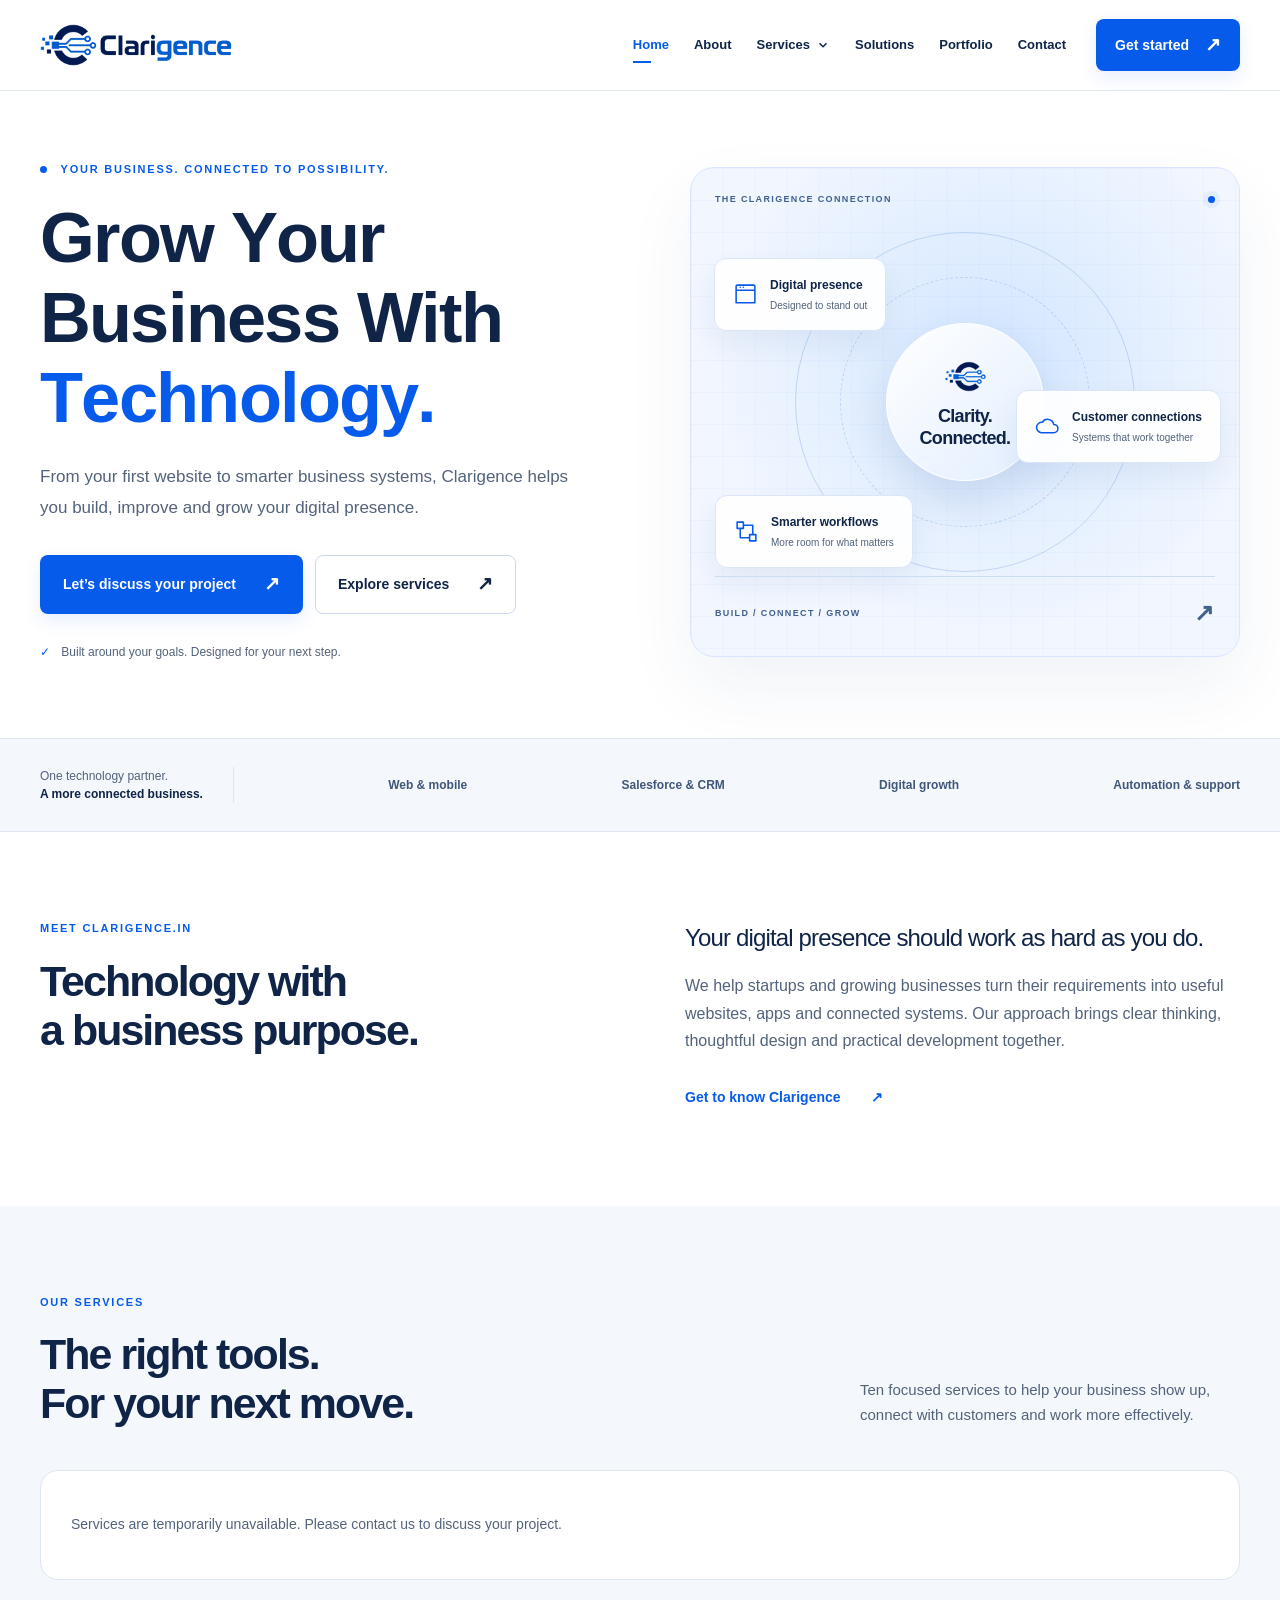
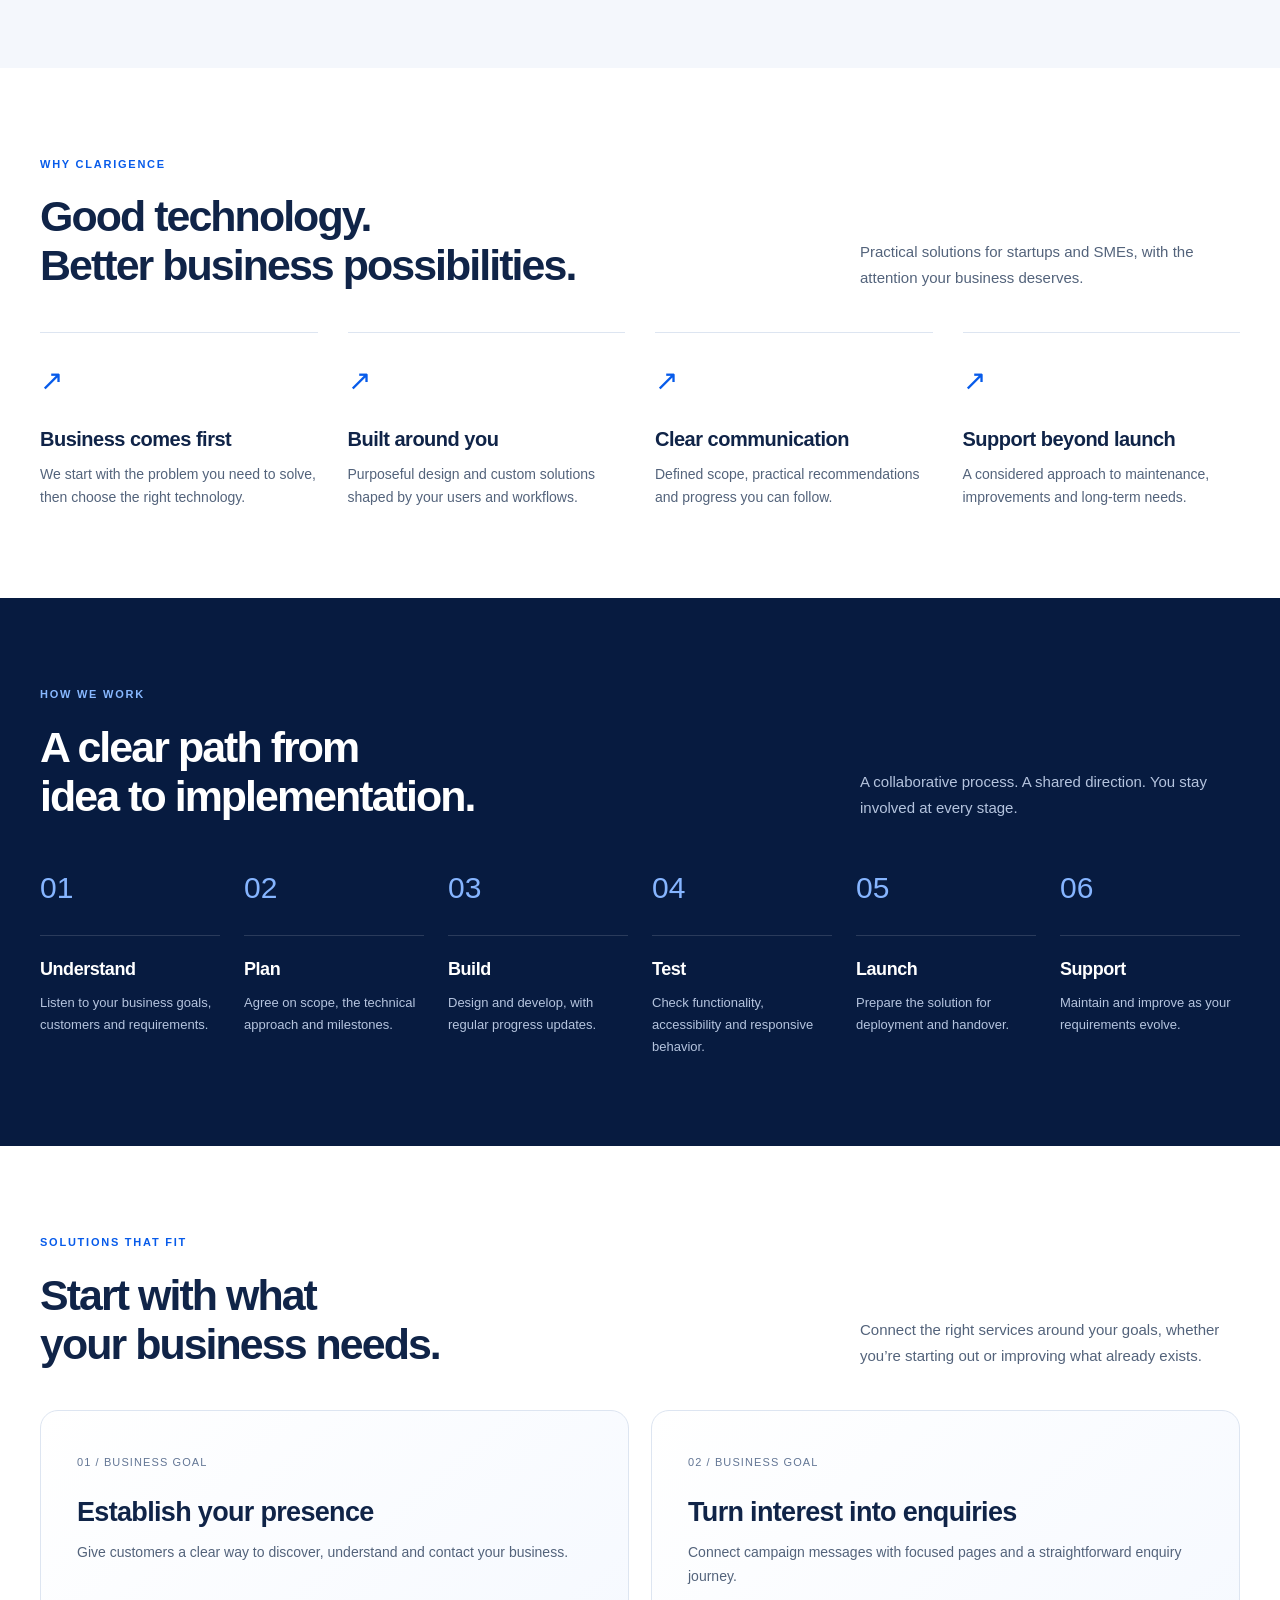
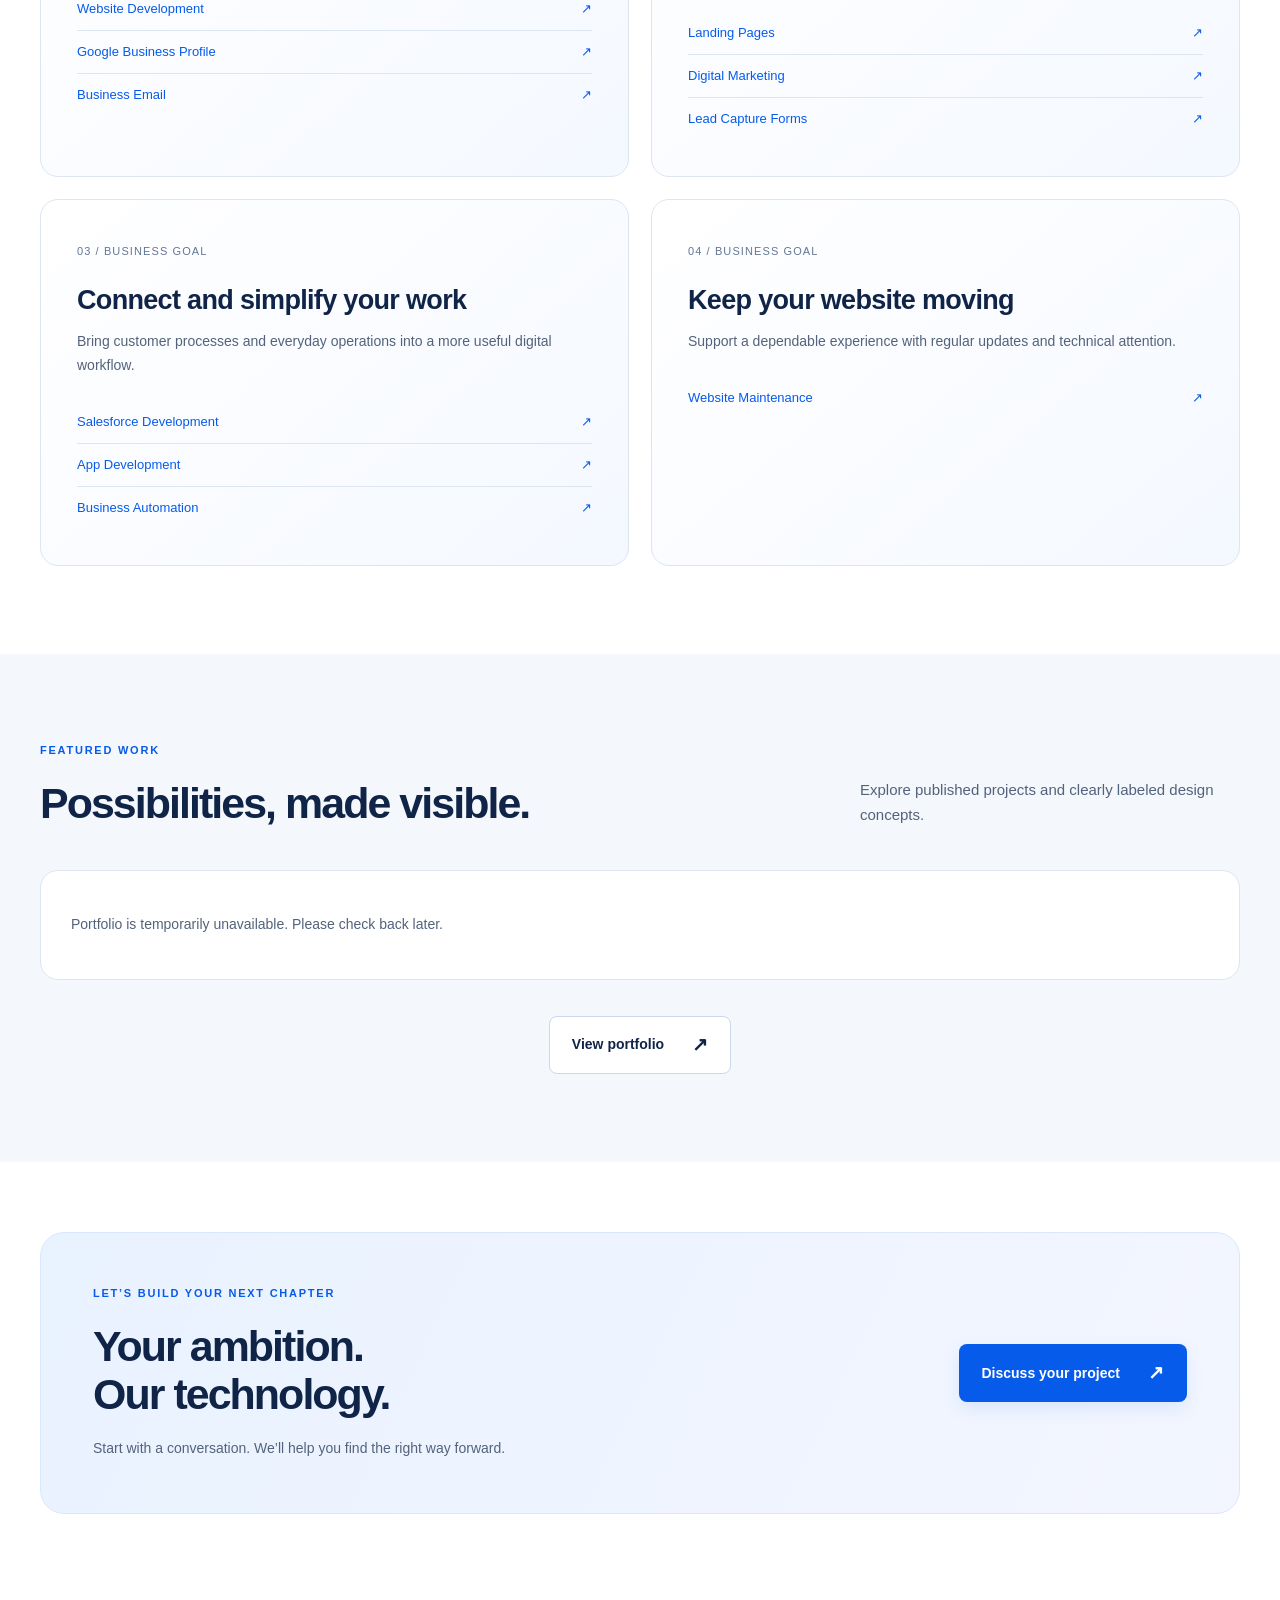
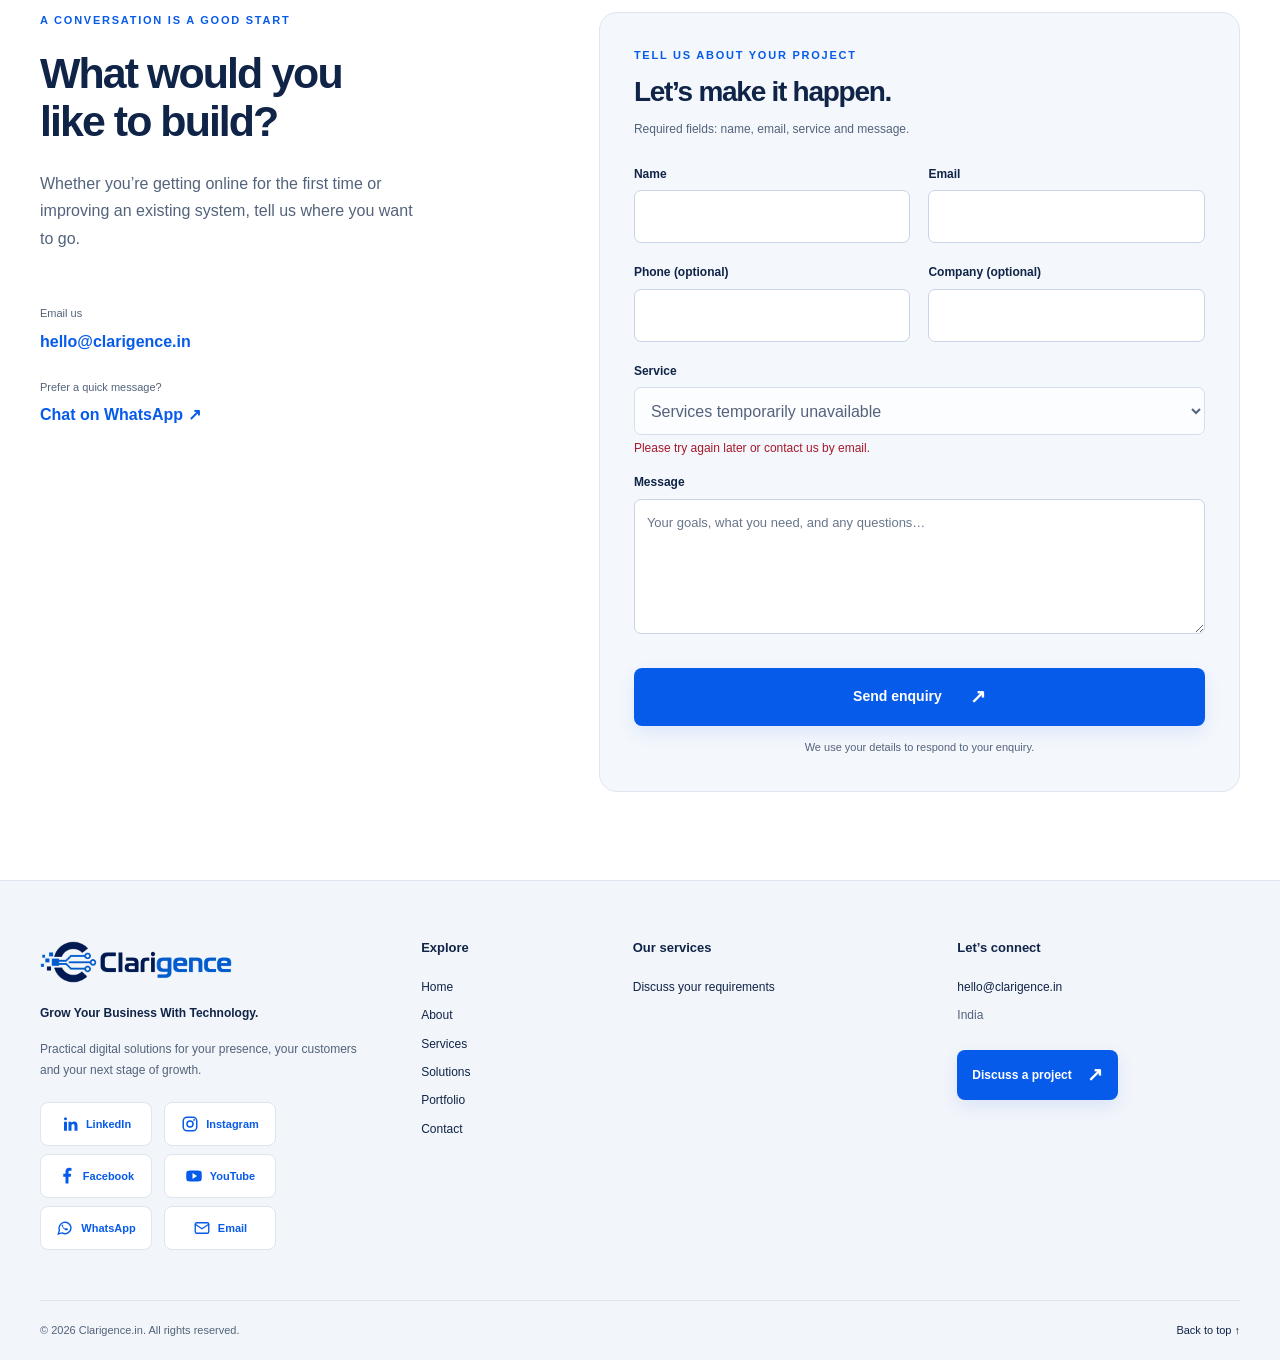
<file: index.html>
<!doctype html>
<html lang="en"><head>
<meta charset="utf-8"><meta name="viewport" content="width=device-width, initial-scale=1">
<title>Clarigence.in | Grow Your Business With Technology.</title><meta name="description" content="Business websites, Salesforce, apps, digital marketing and automation. Clarigence.in helps startups and SMEs build and improve their digital presence.">
<meta name="theme-color" content="#075bea"><link rel="canonical" href="https://www.clarigence.in/">
<meta property="og:type" content="website"><meta property="og:site_name" content="Clarigence.in"><meta property="og:title" content="Clarigence.in | Grow Your Business With Technology."><meta property="og:description" content="Business websites, Salesforce, apps, digital marketing and automation. Clarigence.in helps startups and SMEs build and improve their digital presence."><meta property="og:url" content="https://www.clarigence.in/"><meta property="og:image" content="https://www.clarigence.in/assets/images/clarigence-logo.png"><meta property="og:image:alt" content="Clarigence.in logo"><meta name="twitter:card" content="summary">
<link rel="icon" href="favicon.ico"><link rel="icon" type="image/png" sizes="32x32" href="assets/favicons/favicon-32.png">
<link rel="stylesheet" href="styles.css"><script src="api-config.js" defer></script><script src="script.js" defer></script><script src="cms.js" defer></script>
</head><body><a class="skip-link" href="#main">Skip to content</a><header class="site-header"><div class="header-inner wrap"><a class="brand" href="/" aria-label="Clarigence.in home"><img src="assets/images/clarigence-logo.png" width="2382" height="519" alt="Clarigence.in"></a><button class="menu-toggle" type="button" aria-expanded="false" aria-controls="primary-navigation" aria-label="Open navigation"><span></span><span></span><span></span></button><nav class="nav-links" id="primary-navigation" aria-label="Main navigation"><a href="/" aria-current="page">Home</a><a href="/about">About</a><div class="nav-services"><button class="services-toggle" type="button" aria-expanded="false" aria-controls="services-dropdown">Services<svg viewBox="0 0 16 16" fill="none" stroke="currentColor" stroke-width="1.7" aria-hidden="true"><path d="m4 6 4 4 4-4"/></svg></button><div class="services-dropdown" id="services-dropdown" inert><div class="services-menu-heading"><div><span class="services-menu-kicker">BUILD / CONNECT / GROW</span><p>Explore our services</p></div><a href="/services">View all services <span aria-hidden="true">&#8599;</span></a></div><div class="services-menu-grid" data-nav-services><a class="service-menu-link" href="/services?service=website-development"><span class="service-menu-icon"><svg viewBox="0 0 24 24" fill="none" stroke="currentColor" stroke-width="1.5" stroke-linecap="round" stroke-linejoin="round" aria-hidden="true"><path d="M3 8h18M7 5h.01M10 5h.01M4 3h16a1 1 0 0 1 1 1v16H3V4a1 1 0 0 1 1-1Z"/></svg></span><span>Website Development</span><span class="service-menu-arrow" aria-hidden="true">&#8599;</span></a><a class="service-menu-link" href="/services?service=salesforce-development"><span class="service-menu-icon"><svg viewBox="0 0 24 24" fill="none" stroke="currentColor" stroke-width="1.5" stroke-linecap="round" stroke-linejoin="round" aria-hidden="true"><path d="M6 18h12a4 4 0 0 0 0-8 6 6 0 0 0-11-2 5 5 0 0 0-1 10Z"/></svg></span><span>Salesforce Development</span><span class="service-menu-arrow" aria-hidden="true">&#8599;</span></a><a class="service-menu-link" href="/services?service=app-development"><span class="service-menu-icon"><svg viewBox="0 0 24 24" fill="none" stroke="currentColor" stroke-width="1.5" stroke-linecap="round" stroke-linejoin="round" aria-hidden="true"><path d="M8 2h8a2 2 0 0 1 2 2v16a2 2 0 0 1-2 2H8a2 2 0 0 1-2-2V4a2 2 0 0 1 2-2ZM10 18h4"/></svg></span><span>App Development</span><span class="service-menu-arrow" aria-hidden="true">&#8599;</span></a><a class="service-menu-link" href="/services?service=digital-marketing"><span class="service-menu-icon"><svg viewBox="0 0 24 24" fill="none" stroke="currentColor" stroke-width="1.5" stroke-linecap="round" stroke-linejoin="round" aria-hidden="true"><path d="M3 17l6-6 4 4 8-10M15 5h6v6M3 21h18"/></svg></span><span>Digital Marketing</span><span class="service-menu-arrow" aria-hidden="true">&#8599;</span></a><a class="service-menu-link" href="/services?service=landing-pages"><span class="service-menu-icon"><svg viewBox="0 0 24 24" fill="none" stroke="currentColor" stroke-width="1.5" stroke-linecap="round" stroke-linejoin="round" aria-hidden="true"><path d="M3 3h18v18H3ZM3 9h18M9 9v12"/></svg></span><span>Landing Pages</span><span class="service-menu-arrow" aria-hidden="true">&#8599;</span></a><a class="service-menu-link" href="/services?service=google-business-profile"><span class="service-menu-icon"><svg viewBox="0 0 24 24" fill="none" stroke="currentColor" stroke-width="1.5" stroke-linecap="round" stroke-linejoin="round" aria-hidden="true"><path d="M12 22s8-8 8-13a8 8 0 0 0-16 0c0 5 8 13 8 13ZM9 9a3 3 0 1 0 6 0 3 3 0 0 0-6 0"/></svg></span><span>Google Business Profile</span><span class="service-menu-arrow" aria-hidden="true">&#8599;</span></a><a class="service-menu-link" href="/services?service=business-email"><span class="service-menu-icon"><svg viewBox="0 0 24 24" fill="none" stroke="currentColor" stroke-width="1.5" stroke-linecap="round" stroke-linejoin="round" aria-hidden="true"><path d="M3 5h18v14H3ZM3 5l9 7 9-7"/></svg></span><span>Business Email</span><span class="service-menu-arrow" aria-hidden="true">&#8599;</span></a><a class="service-menu-link" href="/services?service=website-maintenance"><span class="service-menu-icon"><svg viewBox="0 0 24 24" fill="none" stroke="currentColor" stroke-width="1.5" stroke-linecap="round" stroke-linejoin="round" aria-hidden="true"><path d="M12 2l9 4v6c0 5-9 10-9 10S3 17 3 12V6ZM8 12l3 3 5-6"/></svg></span><span>Website Maintenance</span><span class="service-menu-arrow" aria-hidden="true">&#8599;</span></a><a class="service-menu-link" href="/services?service=lead-capture-forms"><span class="service-menu-icon"><svg viewBox="0 0 24 24" fill="none" stroke="currentColor" stroke-width="1.5" stroke-linecap="round" stroke-linejoin="round" aria-hidden="true"><path d="M5 2h14v20H5ZM8 7h8M8 11h8M8 15h4"/></svg></span><span>Lead Capture Forms</span><span class="service-menu-arrow" aria-hidden="true">&#8599;</span></a><a class="service-menu-link" href="/services?service=business-automation"><span class="service-menu-icon"><svg viewBox="0 0 24 24" fill="none" stroke="currentColor" stroke-width="1.5" stroke-linecap="round" stroke-linejoin="round" aria-hidden="true"><path d="M3 3h6v6H3ZM15 15h6v6h-6ZM9 6h9v9M6 9v9h9"/></svg></span><span>Business Automation</span><span class="service-menu-arrow" aria-hidden="true">&#8599;</span></a></div></div></div><a href="/solutions">Solutions</a><a href="/portfolio">Portfolio</a><a href="/contact">Contact</a></nav><a class="button button-primary" href="/contact">Get started<span aria-hidden="true">↗</span></a></div></header><main id="main"><section class="hero wrap"><div class="hero-copy"><p class="eyebrow"><span class="dot"></span> YOUR BUSINESS. CONNECTED TO POSSIBILITY.</p><h1 class="hero-title" aria-label="Grow Your Business With Technology."><span class="title-line " aria-hidden="true"><span class="title-word"><span class="title-letter" style="--letter-delay:0.000s">G</span><span class="title-letter" style="--letter-delay:0.024s">r</span><span class="title-letter" style="--letter-delay:0.048s">o</span><span class="title-letter" style="--letter-delay:0.072s">w</span></span> <span class="title-word"><span class="title-letter" style="--letter-delay:0.096s">Y</span><span class="title-letter" style="--letter-delay:0.120s">o</span><span class="title-letter" style="--letter-delay:0.144s">u</span><span class="title-letter" style="--letter-delay:0.168s">r</span></span></span><span class="title-line " aria-hidden="true"><span class="title-word"><span class="title-letter" style="--letter-delay:0.250s">B</span><span class="title-letter" style="--letter-delay:0.274s">u</span><span class="title-letter" style="--letter-delay:0.298s">s</span><span class="title-letter" style="--letter-delay:0.322s">i</span><span class="title-letter" style="--letter-delay:0.346s">n</span><span class="title-letter" style="--letter-delay:0.370s">e</span><span class="title-letter" style="--letter-delay:0.394s">s</span><span class="title-letter" style="--letter-delay:0.418s">s</span></span> <span class="title-word"><span class="title-letter" style="--letter-delay:0.442s">W</span><span class="title-letter" style="--letter-delay:0.466s">i</span><span class="title-letter" style="--letter-delay:0.490s">t</span><span class="title-letter" style="--letter-delay:0.514s">h</span></span></span><span class="title-line title-accent" aria-hidden="true"><span class="title-word"><span class="title-letter" style="--letter-delay:0.500s">T</span><span class="title-letter" style="--letter-delay:0.524s">e</span><span class="title-letter" style="--letter-delay:0.548s">c</span><span class="title-letter" style="--letter-delay:0.572s">h</span><span class="title-letter" style="--letter-delay:0.596s">n</span><span class="title-letter" style="--letter-delay:0.620s">o</span><span class="title-letter" style="--letter-delay:0.644s">l</span><span class="title-letter" style="--letter-delay:0.668s">o</span><span class="title-letter" style="--letter-delay:0.692s">g</span><span class="title-letter" style="--letter-delay:0.716s">y</span><span class="title-letter" style="--letter-delay:0.740s">.</span></span></span></h1><p class="hero-lede">From your first website to smarter business systems, Clarigence helps you build, improve and grow your digital presence.</p><div class="hero-actions"><a class="button button-primary" href="/contact">Let’s discuss your project<span aria-hidden="true">↗</span></a><a class="button button-outline" href="/services">Explore services<span aria-hidden="true">↗</span></a></div><div class="hero-footnote"><span class="tiny-check">✓</span> Built around your goals. Designed for your next step.</div></div><div class="hero-visual" role="img" aria-label="Illustration of connected website, CRM and automation capabilities"><div class="visual-grid"></div><div class="visual-topline"><span>THE CLARIGENCE CONNECTION</span><span class="live-dot"></span></div><div class="connection-ring ring-one"></div><div class="connection-ring ring-two"></div><div class="connection-core"><img src="assets/favicons/favicon.png" width="64" height="64" alt=""><strong>Clarity.<br>Connected.</strong></div><div class="visual-tile tile-web"><svg viewBox="0 0 24 24" fill="none" stroke="currentColor" stroke-width="1.5" stroke-linecap="round" stroke-linejoin="round" aria-hidden="true"><path d="M3 8h18M7 5h.01M10 5h.01M4 3h16a1 1 0 0 1 1 1v16H3V4a1 1 0 0 1 1-1Z"/></svg><span>Digital presence</span><small>Designed to stand out</small></div><div class="visual-tile tile-crm"><svg viewBox="0 0 24 24" fill="none" stroke="currentColor" stroke-width="1.5" stroke-linecap="round" stroke-linejoin="round" aria-hidden="true"><path d="M6 18h12a4 4 0 0 0 0-8 6 6 0 0 0-11-2 5 5 0 0 0-1 10Z"/></svg><span>Customer connections</span><small>Systems that work together</small></div><div class="visual-tile tile-flow"><svg viewBox="0 0 24 24" fill="none" stroke="currentColor" stroke-width="1.5" stroke-linecap="round" stroke-linejoin="round" aria-hidden="true"><path d="M3 3h6v6H3ZM15 15h6v6h-6ZM9 6h9v9M6 9v9h9"/></svg><span>Smarter workflows</span><small>More room for what matters</small></div><div class="visual-bottom"><span>BUILD / CONNECT / GROW</span><span aria-hidden="true">↗</span></div></div></section><section class="value-strip"><div class="wrap"><p>One technology partner.<br><strong>A more connected business.</strong></p><span>Web &amp; mobile</span><span>Salesforce &amp; CRM</span><span>Digital growth</span><span>Automation &amp; support</span></div></section><section class="section wrap about-preview"><div><p class="eyebrow">MEET CLARIGENCE.IN</p><h2>Technology with<br>a business purpose.</h2></div><div><p class="large-copy">Your digital presence should work as hard as you do.</p><p>We help startups and growing businesses turn their requirements into useful websites, apps and connected systems. Our approach brings clear thinking, thoughtful design and practical development together.</p><a class="text-link" href="/about">Get to know Clarigence <span aria-hidden="true">↗</span></a></div></section><section class="section services-section"><div class="wrap"><div class="section-heading"><div><p class="eyebrow">OUR SERVICES</p><h2>The right tools.<br>For your next move.</h2></div><p>Ten focused services to help your business show up, connect with customers and work more effectively.</p></div><div class="service-grid" data-services aria-busy="true"><p class="content-status content-loading" role="status">Loading services…</p></div></div></section><section class="section why-section"><div class="wrap"><div class="section-heading"><div><p class="eyebrow">WHY CLARIGENCE</p><h2>Good technology.<br>Better business possibilities.</h2></div><p>Practical solutions for startups and SMEs, with the attention your business deserves.</p></div><div class="value-grid"><article><span class="value-mark" aria-hidden="true">↗</span><h3>Business comes first</h3><p>We start with the problem you need to solve, then choose the right technology.</p></article><article><span class="value-mark" aria-hidden="true">↗</span><h3>Built around you</h3><p>Purposeful design and custom solutions shaped by your users and workflows.</p></article><article><span class="value-mark" aria-hidden="true">↗</span><h3>Clear communication</h3><p>Defined scope, practical recommendations and progress you can follow.</p></article><article><span class="value-mark" aria-hidden="true">↗</span><h3>Support beyond launch</h3><p>A considered approach to maintenance, improvements and long-term needs.</p></article></div></div></section><section class="section process-section"><div class="wrap"><div class="section-heading"><div><p class="eyebrow">HOW WE WORK</p><h2>A clear path from<br>idea to implementation.</h2></div><p>A collaborative process. A shared direction. You stay involved at every stage.</p></div><div class="process-grid"><article><span class="step-number">01</span><h3>Understand</h3><p>Listen to your business goals, customers and requirements.</p></article><article><span class="step-number">02</span><h3>Plan</h3><p>Agree on scope, the technical approach and milestones.</p></article><article><span class="step-number">03</span><h3>Build</h3><p>Design and develop, with regular progress updates.</p></article><article><span class="step-number">04</span><h3>Test</h3><p>Check functionality, accessibility and responsive behavior.</p></article><article><span class="step-number">05</span><h3>Launch</h3><p>Prepare the solution for deployment and handover.</p></article><article><span class="step-number">06</span><h3>Support</h3><p>Maintain and improve as your requirements evolve.</p></article></div></div></section><section class="section wrap"><div class="section-heading"><div><p class="eyebrow">SOLUTIONS THAT FIT</p><h2>Start with what<br>your business needs.</h2></div><p>Connect the right services around your goals, whether you’re starting out or improving what already exists.</p></div><div class="solution-grid"><article class="solution-card"><span class="card-number">01 / BUSINESS GOAL</span><h3>Establish your presence</h3><p>Give customers a clear way to discover, understand and contact your business.</p><ul><li><a href="/services?service=website-development">Website Development <span aria-hidden="true">↗</span></a></li><li><a href="/services?service=google-business-profile">Google Business Profile <span aria-hidden="true">↗</span></a></li><li><a href="/services?service=business-email">Business Email <span aria-hidden="true">↗</span></a></li></ul></article><article class="solution-card"><span class="card-number">02 / BUSINESS GOAL</span><h3>Turn interest into enquiries</h3><p>Connect campaign messages with focused pages and a straightforward enquiry journey.</p><ul><li><a href="/services?service=landing-pages">Landing Pages <span aria-hidden="true">↗</span></a></li><li><a href="/services?service=digital-marketing">Digital Marketing <span aria-hidden="true">↗</span></a></li><li><a href="/services?service=lead-capture-forms">Lead Capture Forms <span aria-hidden="true">↗</span></a></li></ul></article><article class="solution-card"><span class="card-number">03 / BUSINESS GOAL</span><h3>Connect and simplify your work</h3><p>Bring customer processes and everyday operations into a more useful digital workflow.</p><ul><li><a href="/services?service=salesforce-development">Salesforce Development <span aria-hidden="true">↗</span></a></li><li><a href="/services?service=app-development">App Development <span aria-hidden="true">↗</span></a></li><li><a href="/services?service=business-automation">Business Automation <span aria-hidden="true">↗</span></a></li></ul></article><article class="solution-card"><span class="card-number">04 / BUSINESS GOAL</span><h3>Keep your website moving</h3><p>Support a dependable experience with regular updates and technical attention.</p><ul><li><a href="/services?service=website-maintenance">Website Maintenance <span aria-hidden="true">↗</span></a></li></ul></article></div></section><section class="section work-section"><div class="wrap"><div class="section-heading"><div><p class="eyebrow">FEATURED WORK</p><h2>Possibilities, made visible.</h2></div><p>Explore published projects and clearly labeled design concepts.</p></div><div class="work-grid" data-portfolio data-featured="true" aria-busy="true"><p class="content-status content-loading" role="status">Loading portfolio…</p></div><div class="section-end"><a class="button button-outline" href="/portfolio">View portfolio<span aria-hidden="true">↗</span></a></div></div></section><section class="cta-section wrap"><div class="cta-box"><div><p class="eyebrow">LET’S BUILD YOUR NEXT CHAPTER</p><h2>Your ambition.<br>Our technology.</h2><p>Start with a conversation. We’ll help you find the right way forward.</p></div><a class="button button-primary" href="/contact">Discuss your project<span aria-hidden="true">↗</span></a></div></section><section class="section wrap contact-layout" id="contact"><div><p class="eyebrow">A CONVERSATION IS A GOOD START</p><h2>What would you<br>like to build?</h2><p>Whether you’re getting online for the first time or improving an existing system, tell us where you want to go.</p><div class="contact-info"><span>Email us</span><a href="mailto:hello@clarigence.in">hello@clarigence.in</a><span>Prefer a quick message?</span><a href="https://wa.me/918459179752" target="_blank" rel="noopener noreferrer">Chat on WhatsApp ↗ <span class="sr-only">(opens in a new tab)</span></a></div></div><form class="contact-form" aria-label="Project enquiry"><p class="eyebrow">TELL US ABOUT YOUR PROJECT</p><h2>Let’s make it happen.</h2><p class="form-intro">Required fields: name, email, service and message.</p><div class="form-grid"><div class="field"><label for="name">Name</label><input id="name" name="name" type="text" autocomplete="name" maxlength="120" required  aria-describedby="name-error"><span class="field-error" id="name-error"></span></div><div class="field"><label for="email">Email</label><input id="email" name="email" type="email" autocomplete="email" maxlength="254" required  aria-describedby="email-error"><span class="field-error" id="email-error"></span></div><div class="field"><label for="phone">Phone (optional)</label><input id="phone" name="phone" type="tel" autocomplete="tel" maxlength="30"  pattern="[+0-9\(\) .\-]{7,30}" aria-describedby="phone-error"><span class="field-error" id="phone-error"></span></div><div class="field"><label for="company">Company (optional)</label><input id="company" name="company" type="text" autocomplete="organization" maxlength="160"   aria-describedby="company-error"><span class="field-error" id="company-error"></span></div><div class="field full"><label for="service">Service</label><select id="service" name="service" required disabled aria-describedby="service-error"><option value="">Loading services…</option></select><span class="field-error" id="service-error"></span></div><div class="field full"><label for="message">Message</label><textarea id="message" name="message" required minlength="10" maxlength="5000" rows="4" placeholder="Your goals, what you need, and any questions…" aria-describedby="message-error"></textarea><span class="field-error" id="message-error"></span></div></div><button class="button button-primary form-submit" type="submit">Send enquiry <span aria-hidden="true">↗</span></button><p id="form-status" role="status" aria-live="polite" tabindex="-1"></p><p class="form-note">We use your details to respond to your enquiry.</p></form></section></main><footer class="site-footer"><div class="wrap footer-grid"><h2 class="sr-only">Footer navigation and contact information</h2><div class="footer-brand"><a class="brand" href="/"><img src="assets/images/clarigence-logo.png" width="2382" height="519" alt="Clarigence.in" loading="lazy"></a><p>Grow Your Business With Technology.</p><p>Practical digital solutions for your presence, your customers and your next stage of growth.</p><div class="social-links" role="group" aria-label="Follow Clarigence"><a href="https://www.linkedin.com/company/clarigence-in/" target="_blank" rel="noopener noreferrer" title="LinkedIn" aria-label="Clarigence on LinkedIn (opens in a new tab)"><svg viewBox="0 0 24 24" fill="currentColor" aria-hidden="true" focusable="false"><path d="M4 9h4v12H4zM6 3a2 2 0 1 0 0 4 2 2 0 0 0 0-4ZM10 9h4v1.7c.8-1.3 2-2 3.6-2 3 0 4.4 1.8 4.4 5.3v7h-4v-6.3c0-1.8-.5-2.8-1.9-2.8-1.5 0-2.1 1.1-2.1 2.8V21h-4Z"/></svg><span>LinkedIn</span></a><a href="https://www.instagram.com/clarigence.in?stkn=MW02ajQzcHVucjg4bA==" target="_blank" rel="noopener noreferrer" title="Instagram" aria-label="Clarigence on Instagram (opens in a new tab)"><svg viewBox="0 0 24 24" fill="currentColor" aria-hidden="true" focusable="false"><rect x="3" y="3" width="18" height="18" rx="5" fill="none" stroke="currentColor" stroke-width="2"/><circle cx="12" cy="12" r="4" fill="none" stroke="currentColor" stroke-width="2"/><circle cx="17.5" cy="6.5" r="1.2"/></svg><span>Instagram</span></a><a href="https://www.facebook.com/profile.php?id=61595375181743" target="_blank" rel="noopener noreferrer" title="Facebook" aria-label="Clarigence on Facebook (opens in a new tab)"><svg viewBox="0 0 24 24" fill="currentColor" aria-hidden="true" focusable="false"><path d="M14 22v-9h3l.5-4H14V7c0-1.2.4-2 2-2h2V1.4A26 26 0 0 0 15 1c-3 0-5 1.8-5 5v3H7v4h3v9Z"/></svg><span>Facebook</span></a><a href="https://youtube.com/@clarigence?si=gwbcqK7nqtS-5dQI" target="_blank" rel="noopener noreferrer" title="YouTube" aria-label="Clarigence on YouTube (opens in a new tab)"><svg viewBox="0 0 24 24" fill="currentColor" aria-hidden="true" focusable="false"><path d="M22 7a3 3 0 0 0-2-2c-2-.5-14-.5-16 0a3 3 0 0 0-2 2c-.5 2-.5 8 0 10a3 3 0 0 0 2 2c2 .5 14 .5 16 0a3 3 0 0 0 2-2c.5-2 .5-8 0-10Z"/><path d="m10 8 6 4-6 4Z" fill="var(--social-icon-background, #fff)"/></svg><span>YouTube</span></a><a href="https://wa.me/918459179752" target="_blank" rel="noopener noreferrer" title="WhatsApp" aria-label="Clarigence on WhatsApp (opens in a new tab)"><svg viewBox="0 0 24 24" fill="currentColor" aria-hidden="true" focusable="false"><path d="M20 11.5a8 8 0 0 1-12 7L3 20l1.5-5A8 8 0 1 1 20 11.5Z" fill="none" stroke="currentColor" stroke-width="1.8"/><path d="M8 7c-2 2 3 7 5 8 2 1 3-1 3-2l-3-1-1 1-3-3 1-1Z"/></svg><span>WhatsApp</span></a><a href="mailto:hello@clarigence.in" title="Email hello@clarigence.in" aria-label="Email Clarigence at hello@clarigence.in"><svg viewBox="0 0 24 24" fill="none" stroke="currentColor" stroke-width="1.8" stroke-linecap="round" stroke-linejoin="round" aria-hidden="true" focusable="false"><rect x="3" y="5" width="18" height="14" rx="2"/><path d="m3 7 9 6 9-6"/></svg><span>Email</span></a></div></div><div class="footer-column"><h3>Explore</h3><a href="/">Home</a><a href="/about">About</a><a href="/services">Services</a><a href="/solutions">Solutions</a><a href="/portfolio">Portfolio</a><a href="/contact">Contact</a></div><div class="footer-column footer-services"><h3>Our services</h3><a href="/services">Explore services</a></div><div class="footer-column"><h3>Let’s connect</h3><a href="mailto:hello@clarigence.in">hello@clarigence.in</a><p>India</p><a class="button button-primary" href="/contact">Discuss a project<span aria-hidden="true">↗</span></a></div></div><div class="wrap footer-bottom"><span>© <span data-year>2026</span> Clarigence.in. All rights reserved.</span><a href="#main">Back to top ↑</a></div></footer></body></html>
</file>
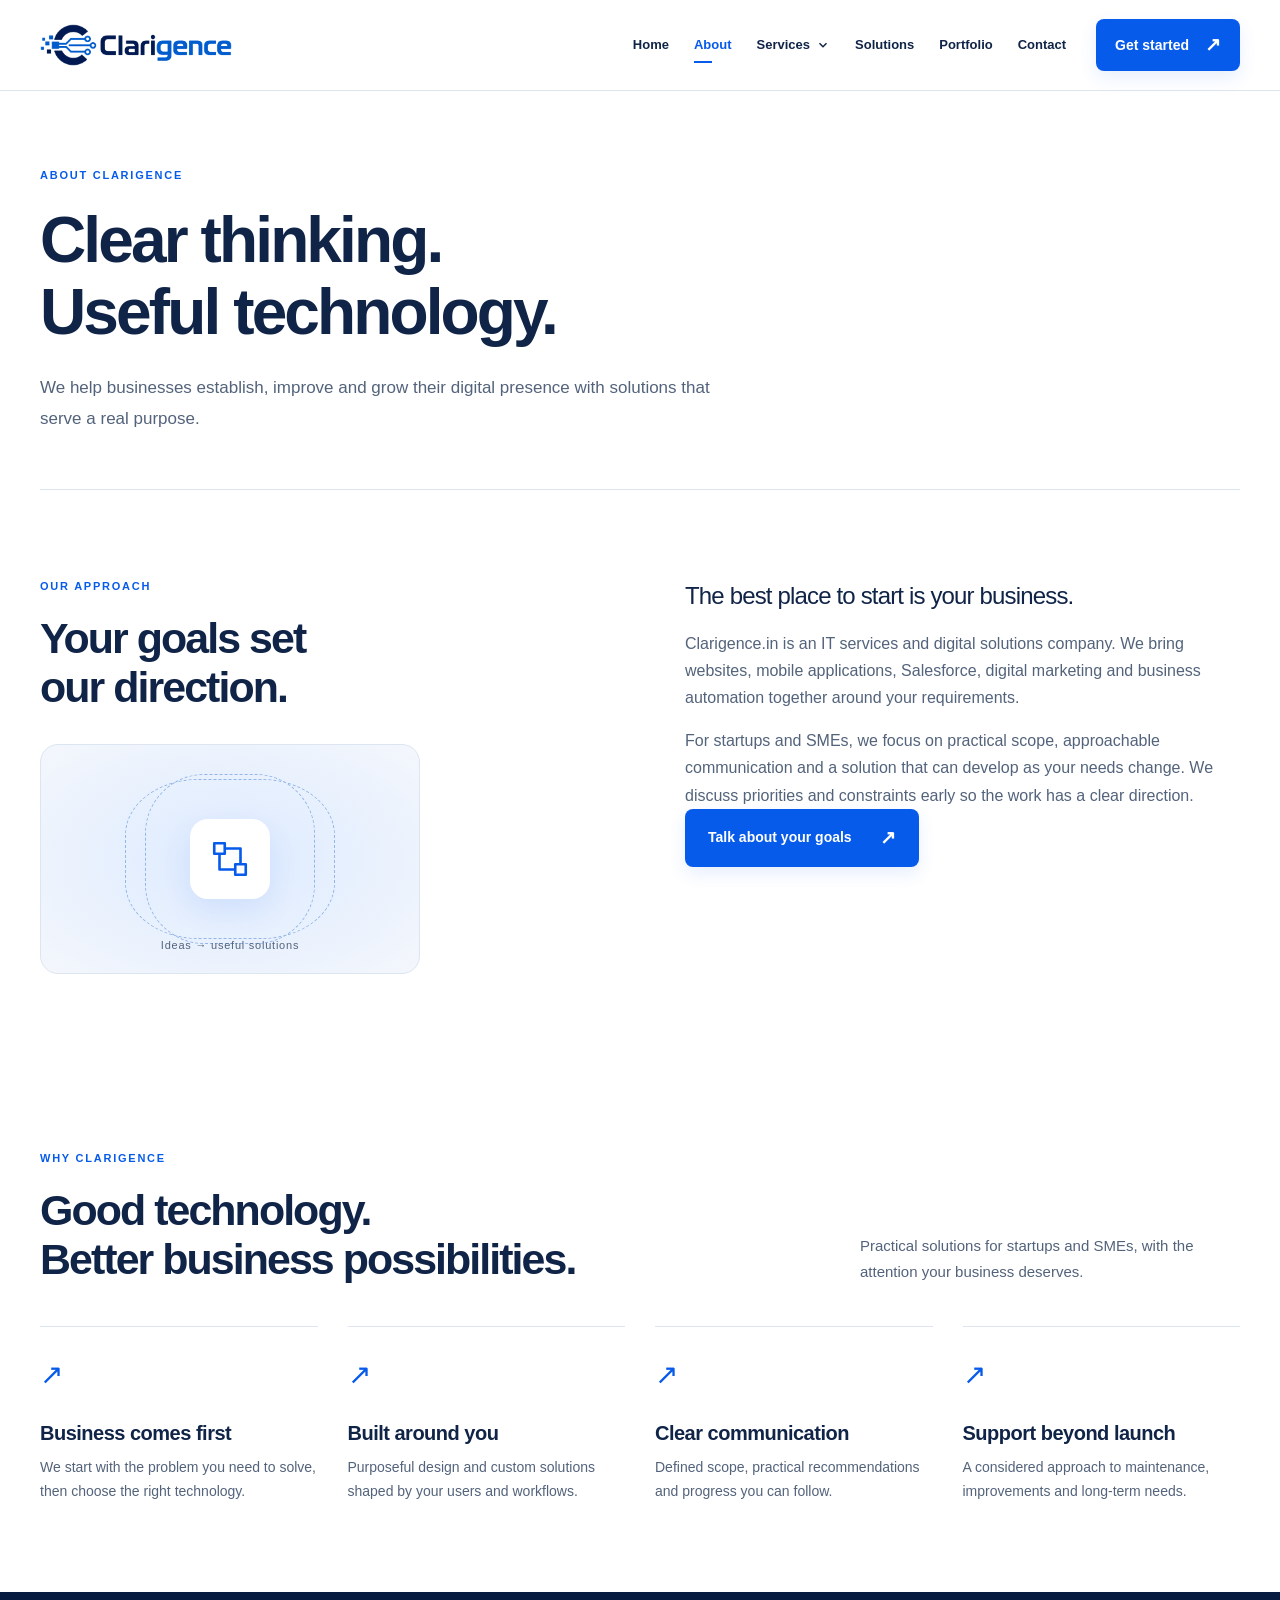
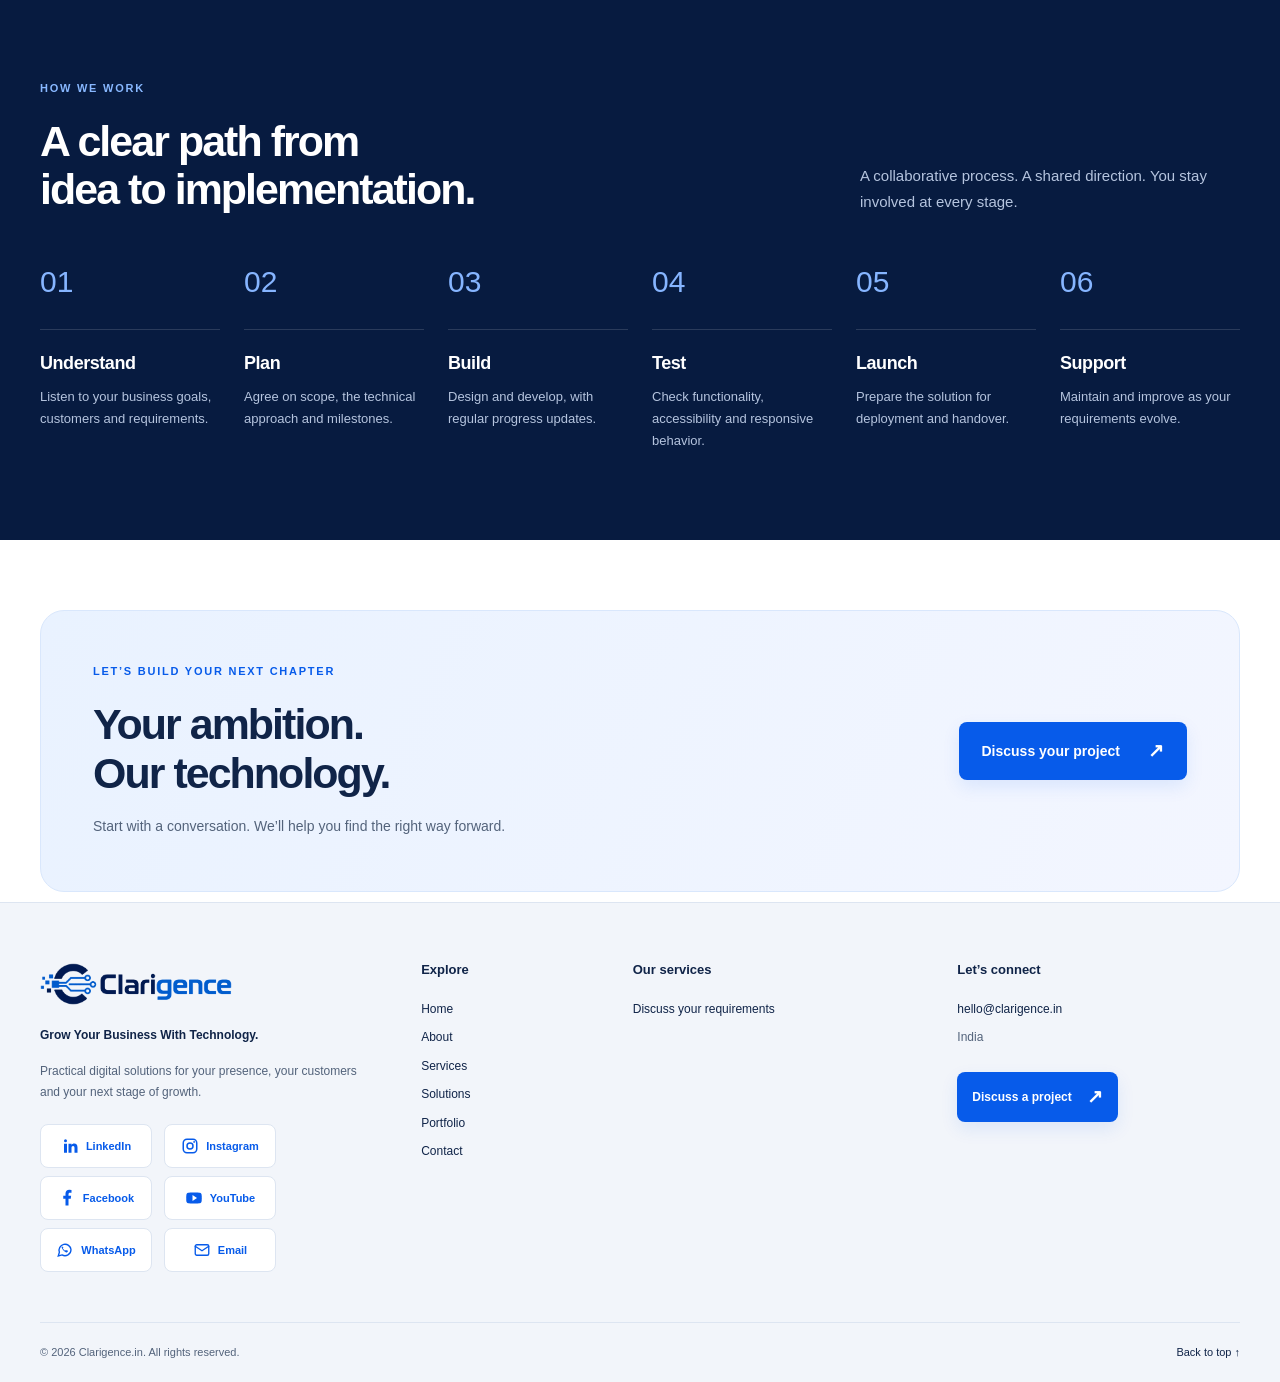
<file: about.html>
<!doctype html>
<html lang="en"><head>
<meta charset="utf-8"><meta name="viewport" content="width=device-width, initial-scale=1">
<title>About Clarigence.in | Your Technology Partner</title><meta name="description" content="Meet Clarigence.in: business-focused IT services and digital solutions for startups and growing businesses.">
<meta name="theme-color" content="#075bea"><link rel="canonical" href="https://www.clarigence.in/about">
<meta property="og:type" content="website"><meta property="og:site_name" content="Clarigence.in"><meta property="og:title" content="About Clarigence.in | Your Technology Partner"><meta property="og:description" content="Meet Clarigence.in: business-focused IT services and digital solutions for startups and growing businesses."><meta property="og:url" content="https://www.clarigence.in/about"><meta property="og:image" content="https://www.clarigence.in/assets/images/clarigence-logo.png"><meta property="og:image:alt" content="Clarigence.in logo"><meta name="twitter:card" content="summary">
<link rel="icon" href="favicon.ico"><link rel="icon" type="image/png" sizes="32x32" href="assets/favicons/favicon-32.png">
<link rel="stylesheet" href="styles.css"><script src="api-config.js" defer></script><script src="script.js" defer></script><script src="cms.js" defer></script>
</head><body><a class="skip-link" href="#main">Skip to content</a><header class="site-header"><div class="header-inner wrap"><a class="brand" href="/" aria-label="Clarigence.in home"><img src="assets/images/clarigence-logo.png" width="2382" height="519" alt="Clarigence.in"></a><button class="menu-toggle" type="button" aria-expanded="false" aria-controls="primary-navigation" aria-label="Open navigation"><span></span><span></span><span></span></button><nav class="nav-links" id="primary-navigation" aria-label="Main navigation"><a href="/">Home</a><a href="/about" aria-current="page">About</a><div class="nav-services"><button class="services-toggle" type="button" aria-expanded="false" aria-controls="services-dropdown">Services<svg viewBox="0 0 16 16" fill="none" stroke="currentColor" stroke-width="1.7" aria-hidden="true"><path d="m4 6 4 4 4-4"/></svg></button><div class="services-dropdown" id="services-dropdown" inert><div class="services-menu-heading"><div><span class="services-menu-kicker">BUILD / CONNECT / GROW</span><p>Explore our services</p></div><a href="/services">View all services <span aria-hidden="true">&#8599;</span></a></div><div class="services-menu-grid" data-nav-services><a class="service-menu-link" href="/services?service=website-development"><span class="service-menu-icon"><svg viewBox="0 0 24 24" fill="none" stroke="currentColor" stroke-width="1.5" stroke-linecap="round" stroke-linejoin="round" aria-hidden="true"><path d="M3 8h18M7 5h.01M10 5h.01M4 3h16a1 1 0 0 1 1 1v16H3V4a1 1 0 0 1 1-1Z"/></svg></span><span>Website Development</span><span class="service-menu-arrow" aria-hidden="true">&#8599;</span></a><a class="service-menu-link" href="/services?service=salesforce-development"><span class="service-menu-icon"><svg viewBox="0 0 24 24" fill="none" stroke="currentColor" stroke-width="1.5" stroke-linecap="round" stroke-linejoin="round" aria-hidden="true"><path d="M6 18h12a4 4 0 0 0 0-8 6 6 0 0 0-11-2 5 5 0 0 0-1 10Z"/></svg></span><span>Salesforce Development</span><span class="service-menu-arrow" aria-hidden="true">&#8599;</span></a><a class="service-menu-link" href="/services?service=app-development"><span class="service-menu-icon"><svg viewBox="0 0 24 24" fill="none" stroke="currentColor" stroke-width="1.5" stroke-linecap="round" stroke-linejoin="round" aria-hidden="true"><path d="M8 2h8a2 2 0 0 1 2 2v16a2 2 0 0 1-2 2H8a2 2 0 0 1-2-2V4a2 2 0 0 1 2-2ZM10 18h4"/></svg></span><span>App Development</span><span class="service-menu-arrow" aria-hidden="true">&#8599;</span></a><a class="service-menu-link" href="/services?service=digital-marketing"><span class="service-menu-icon"><svg viewBox="0 0 24 24" fill="none" stroke="currentColor" stroke-width="1.5" stroke-linecap="round" stroke-linejoin="round" aria-hidden="true"><path d="M3 17l6-6 4 4 8-10M15 5h6v6M3 21h18"/></svg></span><span>Digital Marketing</span><span class="service-menu-arrow" aria-hidden="true">&#8599;</span></a><a class="service-menu-link" href="/services?service=landing-pages"><span class="service-menu-icon"><svg viewBox="0 0 24 24" fill="none" stroke="currentColor" stroke-width="1.5" stroke-linecap="round" stroke-linejoin="round" aria-hidden="true"><path d="M3 3h18v18H3ZM3 9h18M9 9v12"/></svg></span><span>Landing Pages</span><span class="service-menu-arrow" aria-hidden="true">&#8599;</span></a><a class="service-menu-link" href="/services?service=google-business-profile"><span class="service-menu-icon"><svg viewBox="0 0 24 24" fill="none" stroke="currentColor" stroke-width="1.5" stroke-linecap="round" stroke-linejoin="round" aria-hidden="true"><path d="M12 22s8-8 8-13a8 8 0 0 0-16 0c0 5 8 13 8 13ZM9 9a3 3 0 1 0 6 0 3 3 0 0 0-6 0"/></svg></span><span>Google Business Profile</span><span class="service-menu-arrow" aria-hidden="true">&#8599;</span></a><a class="service-menu-link" href="/services?service=business-email"><span class="service-menu-icon"><svg viewBox="0 0 24 24" fill="none" stroke="currentColor" stroke-width="1.5" stroke-linecap="round" stroke-linejoin="round" aria-hidden="true"><path d="M3 5h18v14H3ZM3 5l9 7 9-7"/></svg></span><span>Business Email</span><span class="service-menu-arrow" aria-hidden="true">&#8599;</span></a><a class="service-menu-link" href="/services?service=website-maintenance"><span class="service-menu-icon"><svg viewBox="0 0 24 24" fill="none" stroke="currentColor" stroke-width="1.5" stroke-linecap="round" stroke-linejoin="round" aria-hidden="true"><path d="M12 2l9 4v6c0 5-9 10-9 10S3 17 3 12V6ZM8 12l3 3 5-6"/></svg></span><span>Website Maintenance</span><span class="service-menu-arrow" aria-hidden="true">&#8599;</span></a><a class="service-menu-link" href="/services?service=lead-capture-forms"><span class="service-menu-icon"><svg viewBox="0 0 24 24" fill="none" stroke="currentColor" stroke-width="1.5" stroke-linecap="round" stroke-linejoin="round" aria-hidden="true"><path d="M5 2h14v20H5ZM8 7h8M8 11h8M8 15h4"/></svg></span><span>Lead Capture Forms</span><span class="service-menu-arrow" aria-hidden="true">&#8599;</span></a><a class="service-menu-link" href="/services?service=business-automation"><span class="service-menu-icon"><svg viewBox="0 0 24 24" fill="none" stroke="currentColor" stroke-width="1.5" stroke-linecap="round" stroke-linejoin="round" aria-hidden="true"><path d="M3 3h6v6H3ZM15 15h6v6h-6ZM9 6h9v9M6 9v9h9"/></svg></span><span>Business Automation</span><span class="service-menu-arrow" aria-hidden="true">&#8599;</span></a></div></div></div><a href="/solutions">Solutions</a><a href="/portfolio">Portfolio</a><a href="/contact">Contact</a></nav><a class="button button-primary" href="/contact">Get started<span aria-hidden="true">↗</span></a></div></header><main id="main"><section class="page-hero wrap"><p class="eyebrow">ABOUT CLARIGENCE</p><h1>Clear thinking.<br>Useful technology.</h1><p class="hero-lede">We help businesses establish, improve and grow their digital presence with solutions that serve a real purpose.</p></section><section class="section wrap about-preview"><div><p class="eyebrow">OUR APPROACH</p><h2>Your goals set<br>our direction.</h2><div class="about-artwork" aria-hidden="true"><div class="artwork-orbit"></div><div class="artwork-orbit orbit-offset"></div><span class="artwork-symbol"><svg viewBox="0 0 24 24" fill="none" stroke="currentColor" stroke-width="1.5" stroke-linecap="round" stroke-linejoin="round" aria-hidden="true"><path d="M3 3h6v6H3ZM15 15h6v6h-6ZM9 6h9v9M6 9v9h9"/></svg></span><span class="artwork-label">Ideas → useful solutions</span></div></div><div><p class="large-copy">The best place to start is your business.</p><p>Clarigence.in is an IT services and digital solutions company. We bring websites, mobile applications, Salesforce, digital marketing and business automation together around your requirements.</p><p>For startups and SMEs, we focus on practical scope, approachable communication and a solution that can develop as your needs change. We discuss priorities and constraints early so the work has a clear direction.</p><a class="button button-primary" href="/contact">Talk about your goals<span aria-hidden="true">↗</span></a></div></section><section class="section why-section"><div class="wrap"><div class="section-heading"><div><p class="eyebrow">WHY CLARIGENCE</p><h2>Good technology.<br>Better business possibilities.</h2></div><p>Practical solutions for startups and SMEs, with the attention your business deserves.</p></div><div class="value-grid"><article><span class="value-mark" aria-hidden="true">↗</span><h3>Business comes first</h3><p>We start with the problem you need to solve, then choose the right technology.</p></article><article><span class="value-mark" aria-hidden="true">↗</span><h3>Built around you</h3><p>Purposeful design and custom solutions shaped by your users and workflows.</p></article><article><span class="value-mark" aria-hidden="true">↗</span><h3>Clear communication</h3><p>Defined scope, practical recommendations and progress you can follow.</p></article><article><span class="value-mark" aria-hidden="true">↗</span><h3>Support beyond launch</h3><p>A considered approach to maintenance, improvements and long-term needs.</p></article></div></div></section><section class="section process-section"><div class="wrap"><div class="section-heading"><div><p class="eyebrow">HOW WE WORK</p><h2>A clear path from<br>idea to implementation.</h2></div><p>A collaborative process. A shared direction. You stay involved at every stage.</p></div><div class="process-grid"><article><span class="step-number">01</span><h3>Understand</h3><p>Listen to your business goals, customers and requirements.</p></article><article><span class="step-number">02</span><h3>Plan</h3><p>Agree on scope, the technical approach and milestones.</p></article><article><span class="step-number">03</span><h3>Build</h3><p>Design and develop, with regular progress updates.</p></article><article><span class="step-number">04</span><h3>Test</h3><p>Check functionality, accessibility and responsive behavior.</p></article><article><span class="step-number">05</span><h3>Launch</h3><p>Prepare the solution for deployment and handover.</p></article><article><span class="step-number">06</span><h3>Support</h3><p>Maintain and improve as your requirements evolve.</p></article></div></div></section><section class="cta-section wrap"><div class="cta-box"><div><p class="eyebrow">LET’S BUILD YOUR NEXT CHAPTER</p><h2>Your ambition.<br>Our technology.</h2><p>Start with a conversation. We’ll help you find the right way forward.</p></div><a class="button button-primary" href="/contact">Discuss your project<span aria-hidden="true">↗</span></a></div></section></main><footer class="site-footer"><div class="wrap footer-grid"><h2 class="sr-only">Footer navigation and contact information</h2><div class="footer-brand"><a class="brand" href="/"><img src="assets/images/clarigence-logo.png" width="2382" height="519" alt="Clarigence.in" loading="lazy"></a><p>Grow Your Business With Technology.</p><p>Practical digital solutions for your presence, your customers and your next stage of growth.</p><div class="social-links" role="group" aria-label="Follow Clarigence"><a href="https://www.linkedin.com/company/clarigence-in/" target="_blank" rel="noopener noreferrer" title="LinkedIn" aria-label="Clarigence on LinkedIn (opens in a new tab)"><svg viewBox="0 0 24 24" fill="currentColor" aria-hidden="true" focusable="false"><path d="M4 9h4v12H4zM6 3a2 2 0 1 0 0 4 2 2 0 0 0 0-4ZM10 9h4v1.7c.8-1.3 2-2 3.6-2 3 0 4.4 1.8 4.4 5.3v7h-4v-6.3c0-1.8-.5-2.8-1.9-2.8-1.5 0-2.1 1.1-2.1 2.8V21h-4Z"/></svg><span>LinkedIn</span></a><a href="https://www.instagram.com/clarigence.in?stkn=MW02ajQzcHVucjg4bA==" target="_blank" rel="noopener noreferrer" title="Instagram" aria-label="Clarigence on Instagram (opens in a new tab)"><svg viewBox="0 0 24 24" fill="currentColor" aria-hidden="true" focusable="false"><rect x="3" y="3" width="18" height="18" rx="5" fill="none" stroke="currentColor" stroke-width="2"/><circle cx="12" cy="12" r="4" fill="none" stroke="currentColor" stroke-width="2"/><circle cx="17.5" cy="6.5" r="1.2"/></svg><span>Instagram</span></a><a href="https://www.facebook.com/profile.php?id=61595375181743" target="_blank" rel="noopener noreferrer" title="Facebook" aria-label="Clarigence on Facebook (opens in a new tab)"><svg viewBox="0 0 24 24" fill="currentColor" aria-hidden="true" focusable="false"><path d="M14 22v-9h3l.5-4H14V7c0-1.2.4-2 2-2h2V1.4A26 26 0 0 0 15 1c-3 0-5 1.8-5 5v3H7v4h3v9Z"/></svg><span>Facebook</span></a><a href="https://youtube.com/@clarigence?si=gwbcqK7nqtS-5dQI" target="_blank" rel="noopener noreferrer" title="YouTube" aria-label="Clarigence on YouTube (opens in a new tab)"><svg viewBox="0 0 24 24" fill="currentColor" aria-hidden="true" focusable="false"><path d="M22 7a3 3 0 0 0-2-2c-2-.5-14-.5-16 0a3 3 0 0 0-2 2c-.5 2-.5 8 0 10a3 3 0 0 0 2 2c2 .5 14 .5 16 0a3 3 0 0 0 2-2c.5-2 .5-8 0-10Z"/><path d="m10 8 6 4-6 4Z" fill="var(--social-icon-background, #fff)"/></svg><span>YouTube</span></a><a href="https://wa.me/918459179752" target="_blank" rel="noopener noreferrer" title="WhatsApp" aria-label="Clarigence on WhatsApp (opens in a new tab)"><svg viewBox="0 0 24 24" fill="currentColor" aria-hidden="true" focusable="false"><path d="M20 11.5a8 8 0 0 1-12 7L3 20l1.5-5A8 8 0 1 1 20 11.5Z" fill="none" stroke="currentColor" stroke-width="1.8"/><path d="M8 7c-2 2 3 7 5 8 2 1 3-1 3-2l-3-1-1 1-3-3 1-1Z"/></svg><span>WhatsApp</span></a><a href="mailto:hello@clarigence.in" title="Email hello@clarigence.in" aria-label="Email Clarigence at hello@clarigence.in"><svg viewBox="0 0 24 24" fill="none" stroke="currentColor" stroke-width="1.8" stroke-linecap="round" stroke-linejoin="round" aria-hidden="true" focusable="false"><rect x="3" y="5" width="18" height="14" rx="2"/><path d="m3 7 9 6 9-6"/></svg><span>Email</span></a></div></div><div class="footer-column"><h3>Explore</h3><a href="/">Home</a><a href="/about">About</a><a href="/services">Services</a><a href="/solutions">Solutions</a><a href="/portfolio">Portfolio</a><a href="/contact">Contact</a></div><div class="footer-column footer-services"><h3>Our services</h3><a href="/services">Explore services</a></div><div class="footer-column"><h3>Let’s connect</h3><a href="mailto:hello@clarigence.in">hello@clarigence.in</a><p>India</p><a class="button button-primary" href="/contact">Discuss a project<span aria-hidden="true">↗</span></a></div></div><div class="wrap footer-bottom"><span>© <span data-year>2026</span> Clarigence.in. All rights reserved.</span><a href="#main">Back to top ↑</a></div></footer></body></html>
</file>
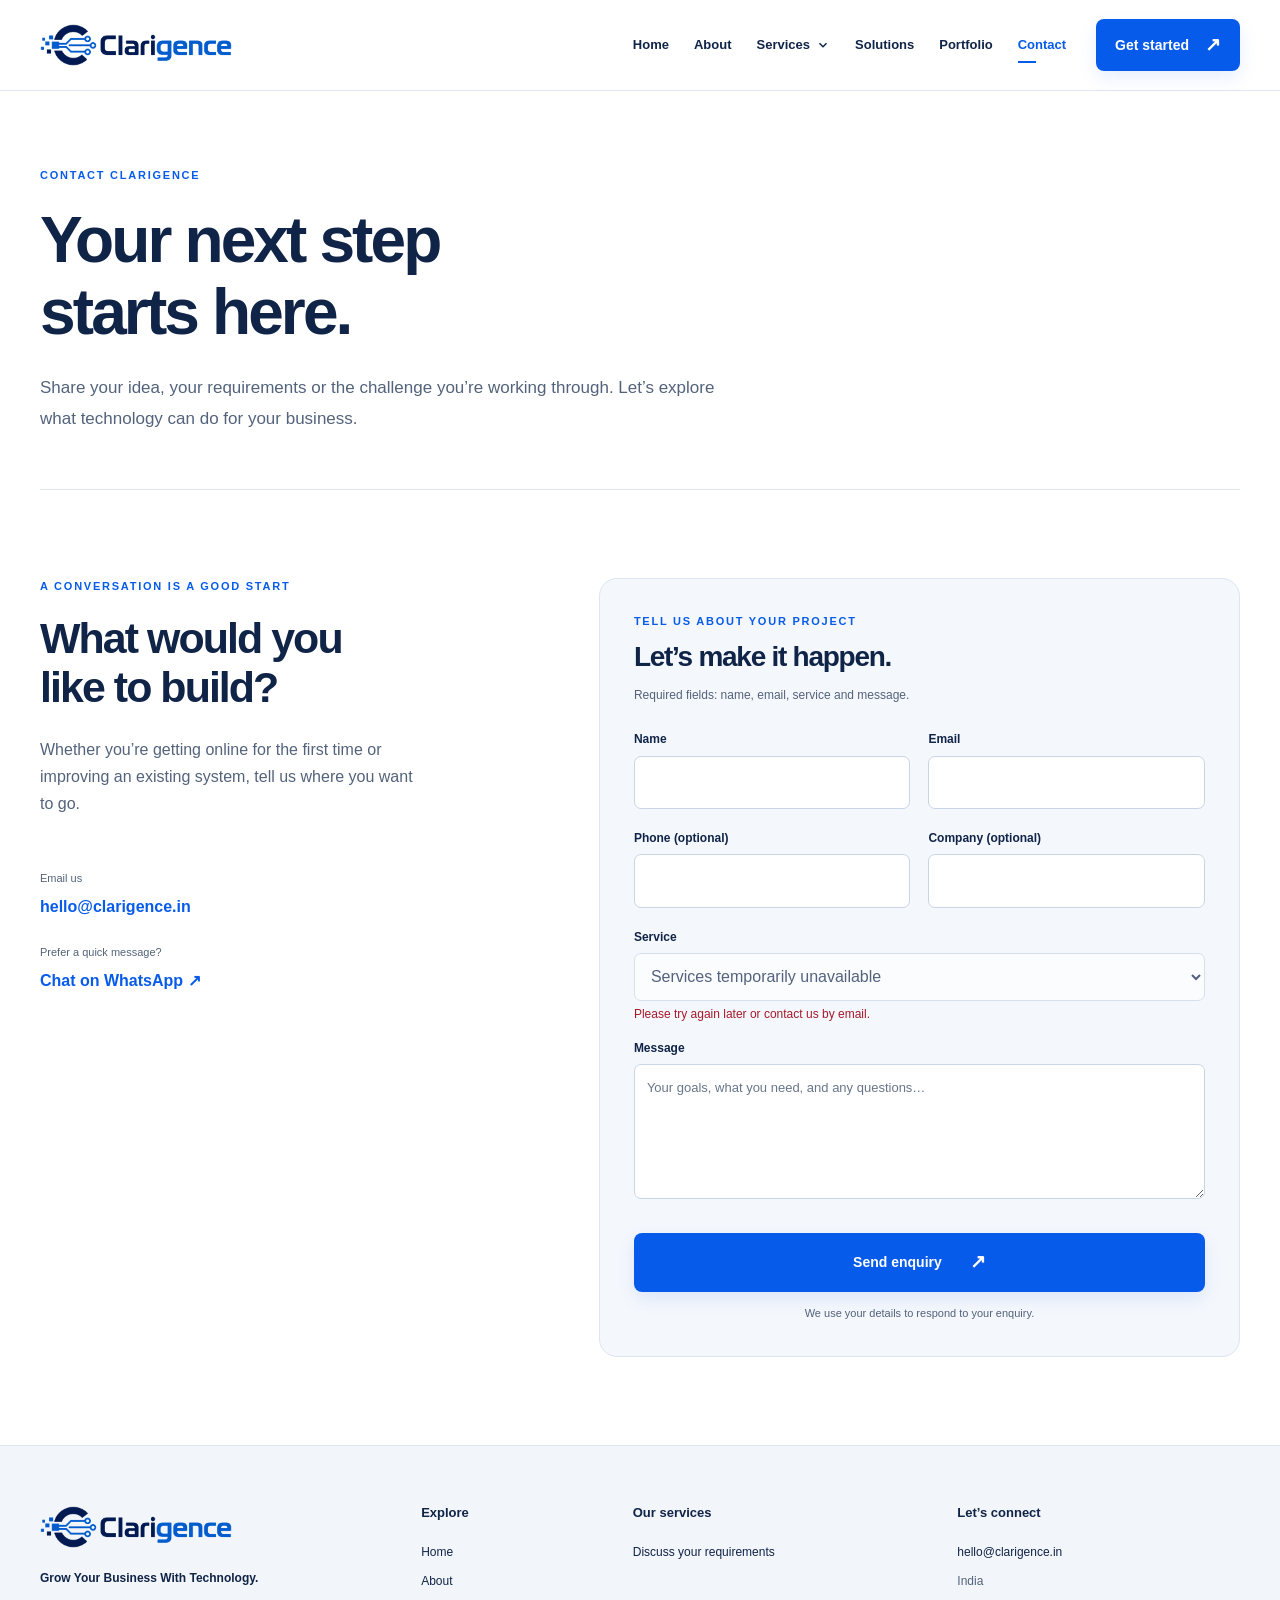
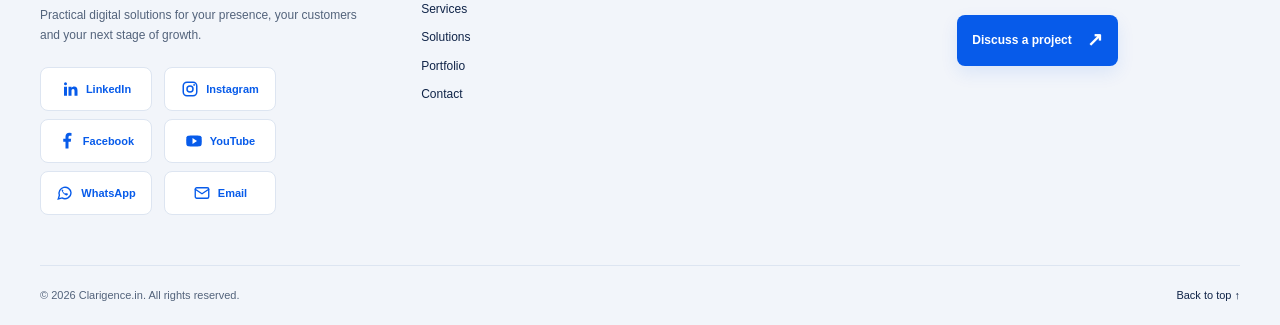
<file: contact.html>
<!doctype html>
<html lang="en"><head>
<meta charset="utf-8"><meta name="viewport" content="width=device-width, initial-scale=1">
<title>Discuss Your Project | Contact Clarigence.in</title><meta name="description" content="Contact Clarigence.in about website development, Salesforce, apps, digital marketing and automation. Tell us about your business and project requirements.">
<meta name="theme-color" content="#075bea"><link rel="canonical" href="https://www.clarigence.in/contact">
<meta property="og:type" content="website"><meta property="og:site_name" content="Clarigence.in"><meta property="og:title" content="Discuss Your Project | Contact Clarigence.in"><meta property="og:description" content="Contact Clarigence.in about website development, Salesforce, apps, digital marketing and automation. Tell us about your business and project requirements."><meta property="og:url" content="https://www.clarigence.in/contact"><meta property="og:image" content="https://www.clarigence.in/assets/images/clarigence-logo.png"><meta property="og:image:alt" content="Clarigence.in logo"><meta name="twitter:card" content="summary">
<link rel="icon" href="favicon.ico"><link rel="icon" type="image/png" sizes="32x32" href="assets/favicons/favicon-32.png">
<link rel="stylesheet" href="styles.css"><script src="api-config.js" defer></script><script src="script.js" defer></script><script src="cms.js" defer></script>
</head><body><a class="skip-link" href="#main">Skip to content</a><header class="site-header"><div class="header-inner wrap"><a class="brand" href="/" aria-label="Clarigence.in home"><img src="assets/images/clarigence-logo.png" width="2382" height="519" alt="Clarigence.in"></a><button class="menu-toggle" type="button" aria-expanded="false" aria-controls="primary-navigation" aria-label="Open navigation"><span></span><span></span><span></span></button><nav class="nav-links" id="primary-navigation" aria-label="Main navigation"><a href="/">Home</a><a href="/about">About</a><div class="nav-services"><button class="services-toggle" type="button" aria-expanded="false" aria-controls="services-dropdown">Services<svg viewBox="0 0 16 16" fill="none" stroke="currentColor" stroke-width="1.7" aria-hidden="true"><path d="m4 6 4 4 4-4"/></svg></button><div class="services-dropdown" id="services-dropdown" inert><div class="services-menu-heading"><div><span class="services-menu-kicker">BUILD / CONNECT / GROW</span><p>Explore our services</p></div><a href="/services">View all services <span aria-hidden="true">&#8599;</span></a></div><div class="services-menu-grid" data-nav-services><a class="service-menu-link" href="/services?service=website-development"><span class="service-menu-icon"><svg viewBox="0 0 24 24" fill="none" stroke="currentColor" stroke-width="1.5" stroke-linecap="round" stroke-linejoin="round" aria-hidden="true"><path d="M3 8h18M7 5h.01M10 5h.01M4 3h16a1 1 0 0 1 1 1v16H3V4a1 1 0 0 1 1-1Z"/></svg></span><span>Website Development</span><span class="service-menu-arrow" aria-hidden="true">&#8599;</span></a><a class="service-menu-link" href="/services?service=salesforce-development"><span class="service-menu-icon"><svg viewBox="0 0 24 24" fill="none" stroke="currentColor" stroke-width="1.5" stroke-linecap="round" stroke-linejoin="round" aria-hidden="true"><path d="M6 18h12a4 4 0 0 0 0-8 6 6 0 0 0-11-2 5 5 0 0 0-1 10Z"/></svg></span><span>Salesforce Development</span><span class="service-menu-arrow" aria-hidden="true">&#8599;</span></a><a class="service-menu-link" href="/services?service=app-development"><span class="service-menu-icon"><svg viewBox="0 0 24 24" fill="none" stroke="currentColor" stroke-width="1.5" stroke-linecap="round" stroke-linejoin="round" aria-hidden="true"><path d="M8 2h8a2 2 0 0 1 2 2v16a2 2 0 0 1-2 2H8a2 2 0 0 1-2-2V4a2 2 0 0 1 2-2ZM10 18h4"/></svg></span><span>App Development</span><span class="service-menu-arrow" aria-hidden="true">&#8599;</span></a><a class="service-menu-link" href="/services?service=digital-marketing"><span class="service-menu-icon"><svg viewBox="0 0 24 24" fill="none" stroke="currentColor" stroke-width="1.5" stroke-linecap="round" stroke-linejoin="round" aria-hidden="true"><path d="M3 17l6-6 4 4 8-10M15 5h6v6M3 21h18"/></svg></span><span>Digital Marketing</span><span class="service-menu-arrow" aria-hidden="true">&#8599;</span></a><a class="service-menu-link" href="/services?service=landing-pages"><span class="service-menu-icon"><svg viewBox="0 0 24 24" fill="none" stroke="currentColor" stroke-width="1.5" stroke-linecap="round" stroke-linejoin="round" aria-hidden="true"><path d="M3 3h18v18H3ZM3 9h18M9 9v12"/></svg></span><span>Landing Pages</span><span class="service-menu-arrow" aria-hidden="true">&#8599;</span></a><a class="service-menu-link" href="/services?service=google-business-profile"><span class="service-menu-icon"><svg viewBox="0 0 24 24" fill="none" stroke="currentColor" stroke-width="1.5" stroke-linecap="round" stroke-linejoin="round" aria-hidden="true"><path d="M12 22s8-8 8-13a8 8 0 0 0-16 0c0 5 8 13 8 13ZM9 9a3 3 0 1 0 6 0 3 3 0 0 0-6 0"/></svg></span><span>Google Business Profile</span><span class="service-menu-arrow" aria-hidden="true">&#8599;</span></a><a class="service-menu-link" href="/services?service=business-email"><span class="service-menu-icon"><svg viewBox="0 0 24 24" fill="none" stroke="currentColor" stroke-width="1.5" stroke-linecap="round" stroke-linejoin="round" aria-hidden="true"><path d="M3 5h18v14H3ZM3 5l9 7 9-7"/></svg></span><span>Business Email</span><span class="service-menu-arrow" aria-hidden="true">&#8599;</span></a><a class="service-menu-link" href="/services?service=website-maintenance"><span class="service-menu-icon"><svg viewBox="0 0 24 24" fill="none" stroke="currentColor" stroke-width="1.5" stroke-linecap="round" stroke-linejoin="round" aria-hidden="true"><path d="M12 2l9 4v6c0 5-9 10-9 10S3 17 3 12V6ZM8 12l3 3 5-6"/></svg></span><span>Website Maintenance</span><span class="service-menu-arrow" aria-hidden="true">&#8599;</span></a><a class="service-menu-link" href="/services?service=lead-capture-forms"><span class="service-menu-icon"><svg viewBox="0 0 24 24" fill="none" stroke="currentColor" stroke-width="1.5" stroke-linecap="round" stroke-linejoin="round" aria-hidden="true"><path d="M5 2h14v20H5ZM8 7h8M8 11h8M8 15h4"/></svg></span><span>Lead Capture Forms</span><span class="service-menu-arrow" aria-hidden="true">&#8599;</span></a><a class="service-menu-link" href="/services?service=business-automation"><span class="service-menu-icon"><svg viewBox="0 0 24 24" fill="none" stroke="currentColor" stroke-width="1.5" stroke-linecap="round" stroke-linejoin="round" aria-hidden="true"><path d="M3 3h6v6H3ZM15 15h6v6h-6ZM9 6h9v9M6 9v9h9"/></svg></span><span>Business Automation</span><span class="service-menu-arrow" aria-hidden="true">&#8599;</span></a></div></div></div><a href="/solutions">Solutions</a><a href="/portfolio">Portfolio</a><a href="/contact" aria-current="page">Contact</a></nav><a class="button button-primary" href="/contact">Get started<span aria-hidden="true">↗</span></a></div></header><main id="main"><section class="page-hero wrap"><p class="eyebrow">CONTACT CLARIGENCE</p><h1>Your next step<br>starts here.</h1><p class="hero-lede">Share your idea, your requirements or the challenge you’re working through. Let’s explore what technology can do for your business.</p></section><section class="section wrap contact-layout" id="contact"><div><p class="eyebrow">A CONVERSATION IS A GOOD START</p><h2>What would you<br>like to build?</h2><p>Whether you’re getting online for the first time or improving an existing system, tell us where you want to go.</p><div class="contact-info"><span>Email us</span><a href="mailto:hello@clarigence.in">hello@clarigence.in</a><span>Prefer a quick message?</span><a href="https://wa.me/918459179752" target="_blank" rel="noopener noreferrer">Chat on WhatsApp ↗ <span class="sr-only">(opens in a new tab)</span></a></div></div><form class="contact-form" aria-label="Project enquiry"><p class="eyebrow">TELL US ABOUT YOUR PROJECT</p><h2>Let’s make it happen.</h2><p class="form-intro">Required fields: name, email, service and message.</p><div class="form-grid"><div class="field"><label for="name">Name</label><input id="name" name="name" type="text" autocomplete="name" maxlength="120" required  aria-describedby="name-error"><span class="field-error" id="name-error"></span></div><div class="field"><label for="email">Email</label><input id="email" name="email" type="email" autocomplete="email" maxlength="254" required  aria-describedby="email-error"><span class="field-error" id="email-error"></span></div><div class="field"><label for="phone">Phone (optional)</label><input id="phone" name="phone" type="tel" autocomplete="tel" maxlength="30"  pattern="[+0-9\(\) .\-]{7,30}" aria-describedby="phone-error"><span class="field-error" id="phone-error"></span></div><div class="field"><label for="company">Company (optional)</label><input id="company" name="company" type="text" autocomplete="organization" maxlength="160"   aria-describedby="company-error"><span class="field-error" id="company-error"></span></div><div class="field full"><label for="service">Service</label><select id="service" name="service" required disabled aria-describedby="service-error"><option value="">Loading services…</option></select><span class="field-error" id="service-error"></span></div><div class="field full"><label for="message">Message</label><textarea id="message" name="message" required minlength="10" maxlength="5000" rows="4" placeholder="Your goals, what you need, and any questions…" aria-describedby="message-error"></textarea><span class="field-error" id="message-error"></span></div></div><button class="button button-primary form-submit" type="submit">Send enquiry <span aria-hidden="true">↗</span></button><p id="form-status" role="status" aria-live="polite" tabindex="-1"></p><p class="form-note">We use your details to respond to your enquiry.</p></form></section></main><footer class="site-footer"><div class="wrap footer-grid"><h2 class="sr-only">Footer navigation and contact information</h2><div class="footer-brand"><a class="brand" href="/"><img src="assets/images/clarigence-logo.png" width="2382" height="519" alt="Clarigence.in" loading="lazy"></a><p>Grow Your Business With Technology.</p><p>Practical digital solutions for your presence, your customers and your next stage of growth.</p><div class="social-links" role="group" aria-label="Follow Clarigence"><a href="https://www.linkedin.com/company/clarigence-in/" target="_blank" rel="noopener noreferrer" title="LinkedIn" aria-label="Clarigence on LinkedIn (opens in a new tab)"><svg viewBox="0 0 24 24" fill="currentColor" aria-hidden="true" focusable="false"><path d="M4 9h4v12H4zM6 3a2 2 0 1 0 0 4 2 2 0 0 0 0-4ZM10 9h4v1.7c.8-1.3 2-2 3.6-2 3 0 4.4 1.8 4.4 5.3v7h-4v-6.3c0-1.8-.5-2.8-1.9-2.8-1.5 0-2.1 1.1-2.1 2.8V21h-4Z"/></svg><span>LinkedIn</span></a><a href="https://www.instagram.com/clarigence.in?stkn=MW02ajQzcHVucjg4bA==" target="_blank" rel="noopener noreferrer" title="Instagram" aria-label="Clarigence on Instagram (opens in a new tab)"><svg viewBox="0 0 24 24" fill="currentColor" aria-hidden="true" focusable="false"><rect x="3" y="3" width="18" height="18" rx="5" fill="none" stroke="currentColor" stroke-width="2"/><circle cx="12" cy="12" r="4" fill="none" stroke="currentColor" stroke-width="2"/><circle cx="17.5" cy="6.5" r="1.2"/></svg><span>Instagram</span></a><a href="https://www.facebook.com/profile.php?id=61595375181743" target="_blank" rel="noopener noreferrer" title="Facebook" aria-label="Clarigence on Facebook (opens in a new tab)"><svg viewBox="0 0 24 24" fill="currentColor" aria-hidden="true" focusable="false"><path d="M14 22v-9h3l.5-4H14V7c0-1.2.4-2 2-2h2V1.4A26 26 0 0 0 15 1c-3 0-5 1.8-5 5v3H7v4h3v9Z"/></svg><span>Facebook</span></a><a href="https://youtube.com/@clarigence?si=gwbcqK7nqtS-5dQI" target="_blank" rel="noopener noreferrer" title="YouTube" aria-label="Clarigence on YouTube (opens in a new tab)"><svg viewBox="0 0 24 24" fill="currentColor" aria-hidden="true" focusable="false"><path d="M22 7a3 3 0 0 0-2-2c-2-.5-14-.5-16 0a3 3 0 0 0-2 2c-.5 2-.5 8 0 10a3 3 0 0 0 2 2c2 .5 14 .5 16 0a3 3 0 0 0 2-2c.5-2 .5-8 0-10Z"/><path d="m10 8 6 4-6 4Z" fill="var(--social-icon-background, #fff)"/></svg><span>YouTube</span></a><a href="https://wa.me/918459179752" target="_blank" rel="noopener noreferrer" title="WhatsApp" aria-label="Clarigence on WhatsApp (opens in a new tab)"><svg viewBox="0 0 24 24" fill="currentColor" aria-hidden="true" focusable="false"><path d="M20 11.5a8 8 0 0 1-12 7L3 20l1.5-5A8 8 0 1 1 20 11.5Z" fill="none" stroke="currentColor" stroke-width="1.8"/><path d="M8 7c-2 2 3 7 5 8 2 1 3-1 3-2l-3-1-1 1-3-3 1-1Z"/></svg><span>WhatsApp</span></a><a href="mailto:hello@clarigence.in" title="Email hello@clarigence.in" aria-label="Email Clarigence at hello@clarigence.in"><svg viewBox="0 0 24 24" fill="none" stroke="currentColor" stroke-width="1.8" stroke-linecap="round" stroke-linejoin="round" aria-hidden="true" focusable="false"><rect x="3" y="5" width="18" height="14" rx="2"/><path d="m3 7 9 6 9-6"/></svg><span>Email</span></a></div></div><div class="footer-column"><h3>Explore</h3><a href="/">Home</a><a href="/about">About</a><a href="/services">Services</a><a href="/solutions">Solutions</a><a href="/portfolio">Portfolio</a><a href="/contact">Contact</a></div><div class="footer-column footer-services"><h3>Our services</h3><a href="/services">Explore services</a></div><div class="footer-column"><h3>Let’s connect</h3><a href="mailto:hello@clarigence.in">hello@clarigence.in</a><p>India</p><a class="button button-primary" href="/contact">Discuss a project<span aria-hidden="true">↗</span></a></div></div><div class="wrap footer-bottom"><span>© <span data-year>2026</span> Clarigence.in. All rights reserved.</span><a href="#main">Back to top ↑</a></div></footer></body></html>
</file>
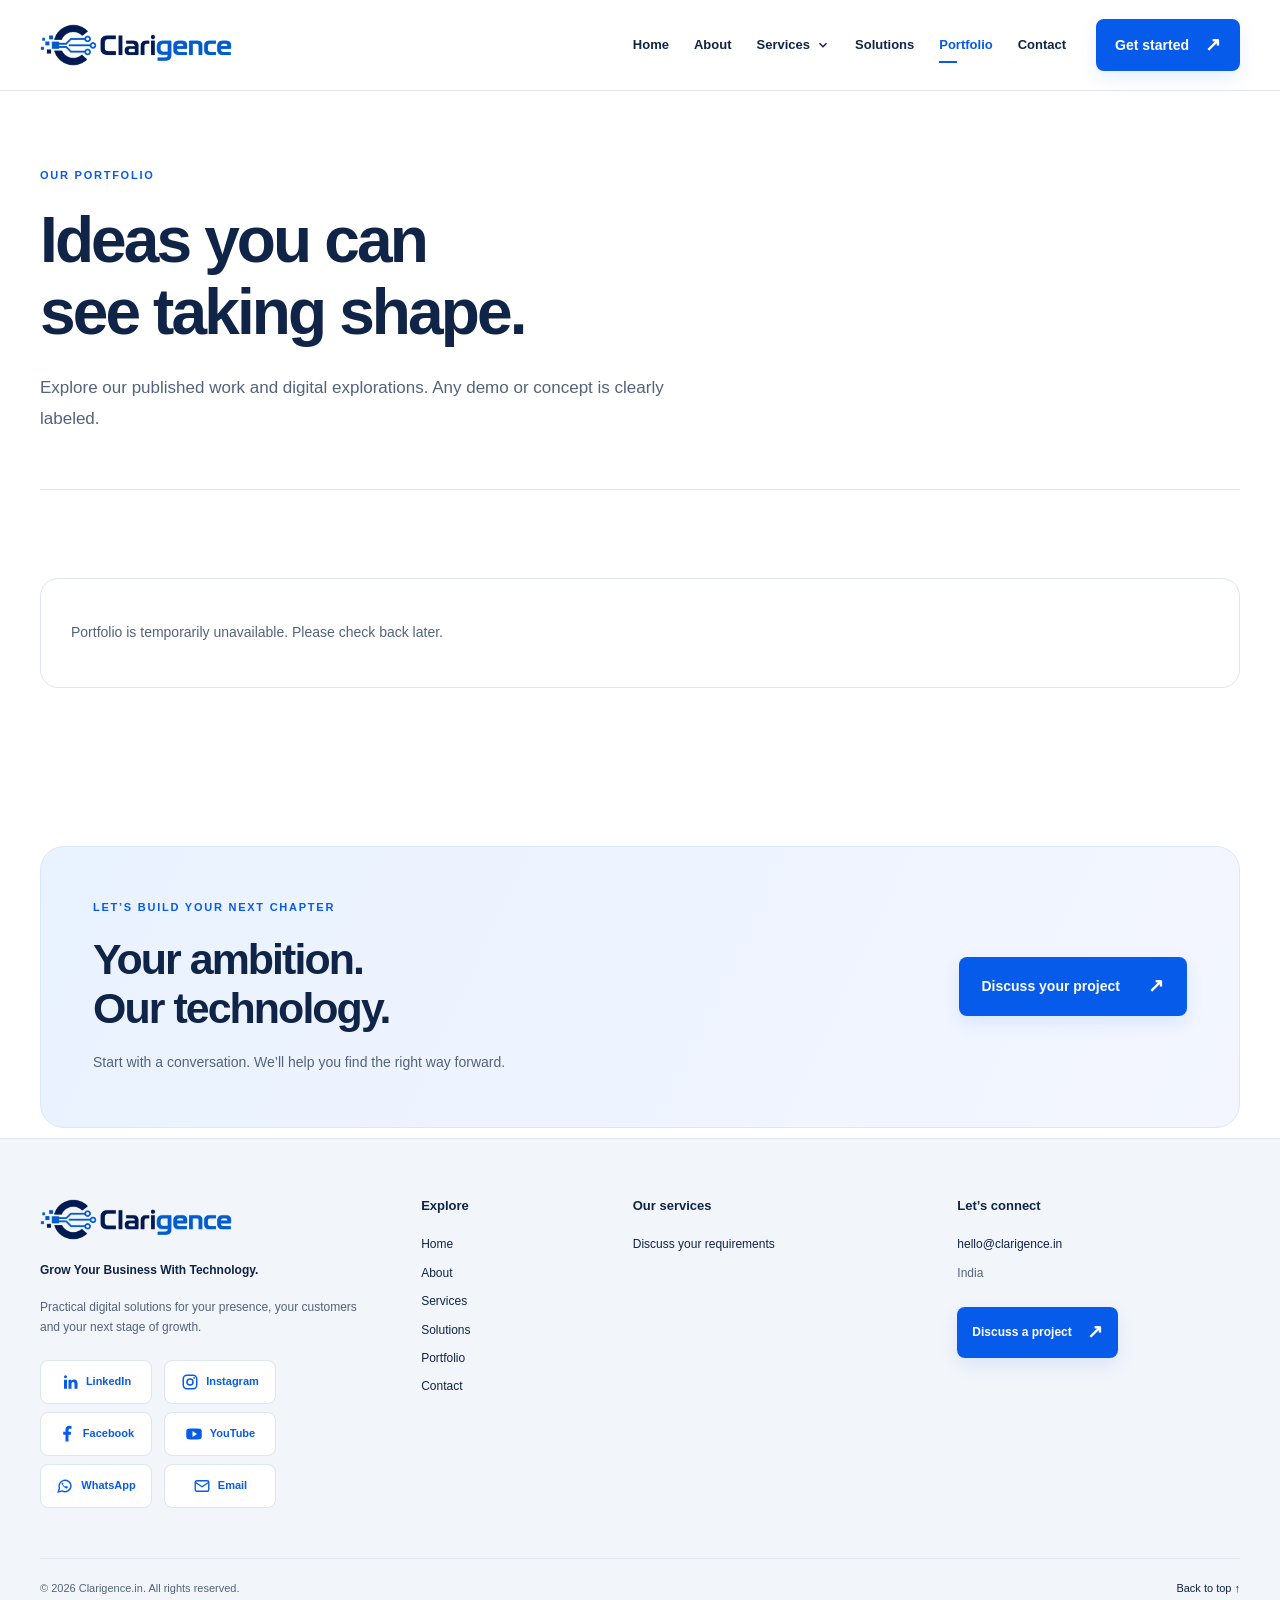
<file: portfolio.html>
<!doctype html>
<html lang="en"><head>
<meta charset="utf-8"><meta name="viewport" content="width=device-width, initial-scale=1">
<title>Design Concepts &amp; Digital Explorations | Clarigence.in</title><meta name="description" content="Explore Clarigence website, storefront, CRM and cloud design concepts. Illustrative explorations, transparently labeled without invented client claims.">
<meta name="theme-color" content="#075bea"><link rel="canonical" href="https://www.clarigence.in/portfolio">
<meta property="og:type" content="website"><meta property="og:site_name" content="Clarigence.in"><meta property="og:title" content="Design Concepts &amp; Digital Explorations | Clarigence.in"><meta property="og:description" content="Explore Clarigence website, storefront, CRM and cloud design concepts. Illustrative explorations, transparently labeled without invented client claims."><meta property="og:url" content="https://www.clarigence.in/portfolio"><meta property="og:image" content="https://www.clarigence.in/assets/images/clarigence-logo.png"><meta property="og:image:alt" content="Clarigence.in logo"><meta name="twitter:card" content="summary">
<link rel="icon" href="favicon.ico"><link rel="icon" type="image/png" sizes="32x32" href="assets/favicons/favicon-32.png">
<link rel="stylesheet" href="styles.css"><script src="api-config.js" defer></script><script src="script.js" defer></script><script src="cms.js" defer></script>
</head><body><a class="skip-link" href="#main">Skip to content</a><header class="site-header"><div class="header-inner wrap"><a class="brand" href="/" aria-label="Clarigence.in home"><img src="assets/images/clarigence-logo.png" width="2382" height="519" alt="Clarigence.in"></a><button class="menu-toggle" type="button" aria-expanded="false" aria-controls="primary-navigation" aria-label="Open navigation"><span></span><span></span><span></span></button><nav class="nav-links" id="primary-navigation" aria-label="Main navigation"><a href="/">Home</a><a href="/about">About</a><div class="nav-services"><button class="services-toggle" type="button" aria-expanded="false" aria-controls="services-dropdown">Services<svg viewBox="0 0 16 16" fill="none" stroke="currentColor" stroke-width="1.7" aria-hidden="true"><path d="m4 6 4 4 4-4"/></svg></button><div class="services-dropdown" id="services-dropdown" inert><div class="services-menu-heading"><div><span class="services-menu-kicker">BUILD / CONNECT / GROW</span><p>Explore our services</p></div><a href="/services">View all services <span aria-hidden="true">&#8599;</span></a></div><div class="services-menu-grid" data-nav-services><a class="service-menu-link" href="/services?service=website-development"><span class="service-menu-icon"><svg viewBox="0 0 24 24" fill="none" stroke="currentColor" stroke-width="1.5" stroke-linecap="round" stroke-linejoin="round" aria-hidden="true"><path d="M3 8h18M7 5h.01M10 5h.01M4 3h16a1 1 0 0 1 1 1v16H3V4a1 1 0 0 1 1-1Z"/></svg></span><span>Website Development</span><span class="service-menu-arrow" aria-hidden="true">&#8599;</span></a><a class="service-menu-link" href="/services?service=salesforce-development"><span class="service-menu-icon"><svg viewBox="0 0 24 24" fill="none" stroke="currentColor" stroke-width="1.5" stroke-linecap="round" stroke-linejoin="round" aria-hidden="true"><path d="M6 18h12a4 4 0 0 0 0-8 6 6 0 0 0-11-2 5 5 0 0 0-1 10Z"/></svg></span><span>Salesforce Development</span><span class="service-menu-arrow" aria-hidden="true">&#8599;</span></a><a class="service-menu-link" href="/services?service=app-development"><span class="service-menu-icon"><svg viewBox="0 0 24 24" fill="none" stroke="currentColor" stroke-width="1.5" stroke-linecap="round" stroke-linejoin="round" aria-hidden="true"><path d="M8 2h8a2 2 0 0 1 2 2v16a2 2 0 0 1-2 2H8a2 2 0 0 1-2-2V4a2 2 0 0 1 2-2ZM10 18h4"/></svg></span><span>App Development</span><span class="service-menu-arrow" aria-hidden="true">&#8599;</span></a><a class="service-menu-link" href="/services?service=digital-marketing"><span class="service-menu-icon"><svg viewBox="0 0 24 24" fill="none" stroke="currentColor" stroke-width="1.5" stroke-linecap="round" stroke-linejoin="round" aria-hidden="true"><path d="M3 17l6-6 4 4 8-10M15 5h6v6M3 21h18"/></svg></span><span>Digital Marketing</span><span class="service-menu-arrow" aria-hidden="true">&#8599;</span></a><a class="service-menu-link" href="/services?service=landing-pages"><span class="service-menu-icon"><svg viewBox="0 0 24 24" fill="none" stroke="currentColor" stroke-width="1.5" stroke-linecap="round" stroke-linejoin="round" aria-hidden="true"><path d="M3 3h18v18H3ZM3 9h18M9 9v12"/></svg></span><span>Landing Pages</span><span class="service-menu-arrow" aria-hidden="true">&#8599;</span></a><a class="service-menu-link" href="/services?service=google-business-profile"><span class="service-menu-icon"><svg viewBox="0 0 24 24" fill="none" stroke="currentColor" stroke-width="1.5" stroke-linecap="round" stroke-linejoin="round" aria-hidden="true"><path d="M12 22s8-8 8-13a8 8 0 0 0-16 0c0 5 8 13 8 13ZM9 9a3 3 0 1 0 6 0 3 3 0 0 0-6 0"/></svg></span><span>Google Business Profile</span><span class="service-menu-arrow" aria-hidden="true">&#8599;</span></a><a class="service-menu-link" href="/services?service=business-email"><span class="service-menu-icon"><svg viewBox="0 0 24 24" fill="none" stroke="currentColor" stroke-width="1.5" stroke-linecap="round" stroke-linejoin="round" aria-hidden="true"><path d="M3 5h18v14H3ZM3 5l9 7 9-7"/></svg></span><span>Business Email</span><span class="service-menu-arrow" aria-hidden="true">&#8599;</span></a><a class="service-menu-link" href="/services?service=website-maintenance"><span class="service-menu-icon"><svg viewBox="0 0 24 24" fill="none" stroke="currentColor" stroke-width="1.5" stroke-linecap="round" stroke-linejoin="round" aria-hidden="true"><path d="M12 2l9 4v6c0 5-9 10-9 10S3 17 3 12V6ZM8 12l3 3 5-6"/></svg></span><span>Website Maintenance</span><span class="service-menu-arrow" aria-hidden="true">&#8599;</span></a><a class="service-menu-link" href="/services?service=lead-capture-forms"><span class="service-menu-icon"><svg viewBox="0 0 24 24" fill="none" stroke="currentColor" stroke-width="1.5" stroke-linecap="round" stroke-linejoin="round" aria-hidden="true"><path d="M5 2h14v20H5ZM8 7h8M8 11h8M8 15h4"/></svg></span><span>Lead Capture Forms</span><span class="service-menu-arrow" aria-hidden="true">&#8599;</span></a><a class="service-menu-link" href="/services?service=business-automation"><span class="service-menu-icon"><svg viewBox="0 0 24 24" fill="none" stroke="currentColor" stroke-width="1.5" stroke-linecap="round" stroke-linejoin="round" aria-hidden="true"><path d="M3 3h6v6H3ZM15 15h6v6h-6ZM9 6h9v9M6 9v9h9"/></svg></span><span>Business Automation</span><span class="service-menu-arrow" aria-hidden="true">&#8599;</span></a></div></div></div><a href="/solutions">Solutions</a><a href="/portfolio" aria-current="page">Portfolio</a><a href="/contact">Contact</a></nav><a class="button button-primary" href="/contact">Get started<span aria-hidden="true">↗</span></a></div></header><main id="main"><section class="page-hero wrap"><p class="eyebrow">OUR PORTFOLIO</p><h1>Ideas you can<br>see taking shape.</h1><p class="hero-lede">Explore our published work and digital explorations. Any demo or concept is clearly labeled.</p></section><section class="section wrap portfolio-section"><div class="work-grid" data-portfolio aria-busy="true"><p class="content-status content-loading" role="status">Loading portfolio…</p></div></section><section class="cta-section wrap"><div class="cta-box"><div><p class="eyebrow">LET’S BUILD YOUR NEXT CHAPTER</p><h2>Your ambition.<br>Our technology.</h2><p>Start with a conversation. We’ll help you find the right way forward.</p></div><a class="button button-primary" href="/contact">Discuss your project<span aria-hidden="true">↗</span></a></div></section></main><footer class="site-footer"><div class="wrap footer-grid"><h2 class="sr-only">Footer navigation and contact information</h2><div class="footer-brand"><a class="brand" href="/"><img src="assets/images/clarigence-logo.png" width="2382" height="519" alt="Clarigence.in" loading="lazy"></a><p>Grow Your Business With Technology.</p><p>Practical digital solutions for your presence, your customers and your next stage of growth.</p><div class="social-links" role="group" aria-label="Follow Clarigence"><a href="https://www.linkedin.com/company/clarigence-in/" target="_blank" rel="noopener noreferrer" title="LinkedIn" aria-label="Clarigence on LinkedIn (opens in a new tab)"><svg viewBox="0 0 24 24" fill="currentColor" aria-hidden="true" focusable="false"><path d="M4 9h4v12H4zM6 3a2 2 0 1 0 0 4 2 2 0 0 0 0-4ZM10 9h4v1.7c.8-1.3 2-2 3.6-2 3 0 4.4 1.8 4.4 5.3v7h-4v-6.3c0-1.8-.5-2.8-1.9-2.8-1.5 0-2.1 1.1-2.1 2.8V21h-4Z"/></svg><span>LinkedIn</span></a><a href="https://www.instagram.com/clarigence.in?stkn=MW02ajQzcHVucjg4bA==" target="_blank" rel="noopener noreferrer" title="Instagram" aria-label="Clarigence on Instagram (opens in a new tab)"><svg viewBox="0 0 24 24" fill="currentColor" aria-hidden="true" focusable="false"><rect x="3" y="3" width="18" height="18" rx="5" fill="none" stroke="currentColor" stroke-width="2"/><circle cx="12" cy="12" r="4" fill="none" stroke="currentColor" stroke-width="2"/><circle cx="17.5" cy="6.5" r="1.2"/></svg><span>Instagram</span></a><a href="https://www.facebook.com/profile.php?id=61595375181743" target="_blank" rel="noopener noreferrer" title="Facebook" aria-label="Clarigence on Facebook (opens in a new tab)"><svg viewBox="0 0 24 24" fill="currentColor" aria-hidden="true" focusable="false"><path d="M14 22v-9h3l.5-4H14V7c0-1.2.4-2 2-2h2V1.4A26 26 0 0 0 15 1c-3 0-5 1.8-5 5v3H7v4h3v9Z"/></svg><span>Facebook</span></a><a href="https://youtube.com/@clarigence?si=gwbcqK7nqtS-5dQI" target="_blank" rel="noopener noreferrer" title="YouTube" aria-label="Clarigence on YouTube (opens in a new tab)"><svg viewBox="0 0 24 24" fill="currentColor" aria-hidden="true" focusable="false"><path d="M22 7a3 3 0 0 0-2-2c-2-.5-14-.5-16 0a3 3 0 0 0-2 2c-.5 2-.5 8 0 10a3 3 0 0 0 2 2c2 .5 14 .5 16 0a3 3 0 0 0 2-2c.5-2 .5-8 0-10Z"/><path d="m10 8 6 4-6 4Z" fill="var(--social-icon-background, #fff)"/></svg><span>YouTube</span></a><a href="https://wa.me/918459179752" target="_blank" rel="noopener noreferrer" title="WhatsApp" aria-label="Clarigence on WhatsApp (opens in a new tab)"><svg viewBox="0 0 24 24" fill="currentColor" aria-hidden="true" focusable="false"><path d="M20 11.5a8 8 0 0 1-12 7L3 20l1.5-5A8 8 0 1 1 20 11.5Z" fill="none" stroke="currentColor" stroke-width="1.8"/><path d="M8 7c-2 2 3 7 5 8 2 1 3-1 3-2l-3-1-1 1-3-3 1-1Z"/></svg><span>WhatsApp</span></a><a href="mailto:hello@clarigence.in" title="Email hello@clarigence.in" aria-label="Email Clarigence at hello@clarigence.in"><svg viewBox="0 0 24 24" fill="none" stroke="currentColor" stroke-width="1.8" stroke-linecap="round" stroke-linejoin="round" aria-hidden="true" focusable="false"><rect x="3" y="5" width="18" height="14" rx="2"/><path d="m3 7 9 6 9-6"/></svg><span>Email</span></a></div></div><div class="footer-column"><h3>Explore</h3><a href="/">Home</a><a href="/about">About</a><a href="/services">Services</a><a href="/solutions">Solutions</a><a href="/portfolio">Portfolio</a><a href="/contact">Contact</a></div><div class="footer-column footer-services"><h3>Our services</h3><a href="/services">Explore services</a></div><div class="footer-column"><h3>Let’s connect</h3><a href="mailto:hello@clarigence.in">hello@clarigence.in</a><p>India</p><a class="button button-primary" href="/contact">Discuss a project<span aria-hidden="true">↗</span></a></div></div><div class="wrap footer-bottom"><span>© <span data-year>2026</span> Clarigence.in. All rights reserved.</span><a href="#main">Back to top ↑</a></div></footer></body></html>
</file>
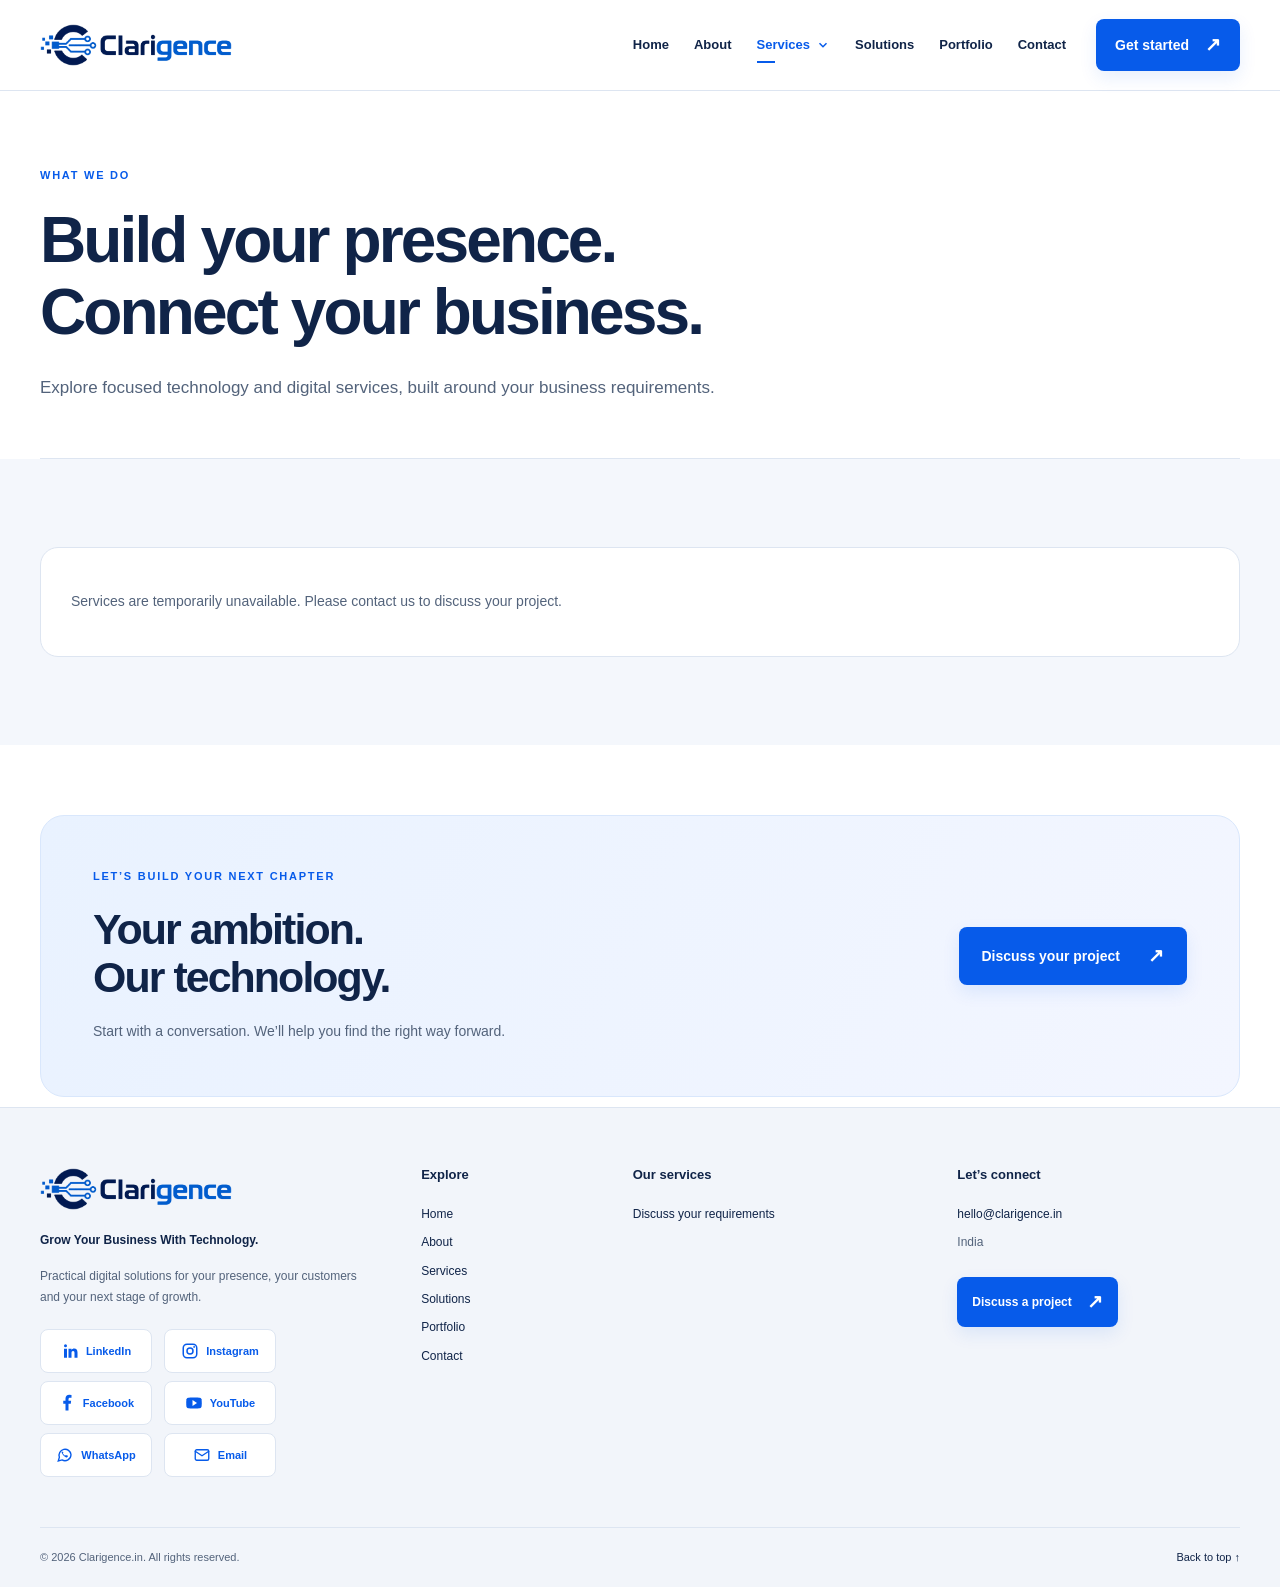
<file: services.html>
<!doctype html>
<html lang="en"><head>
<meta charset="utf-8"><meta name="viewport" content="width=device-width, initial-scale=1">
<title>IT &amp; Digital Services | Clarigence.in</title><meta name="description" content="Explore ten Clarigence services: website and app development, Salesforce, marketing, landing pages, local visibility, business email, maintenance, forms and automation.">
<meta name="theme-color" content="#075bea"><link rel="canonical" href="https://www.clarigence.in/services">
<meta property="og:type" content="website"><meta property="og:site_name" content="Clarigence.in"><meta property="og:title" content="IT &amp; Digital Services | Clarigence.in"><meta property="og:description" content="Explore ten Clarigence services: website and app development, Salesforce, marketing, landing pages, local visibility, business email, maintenance, forms and automation."><meta property="og:url" content="https://www.clarigence.in/services"><meta property="og:image" content="https://www.clarigence.in/assets/images/clarigence-logo.png"><meta property="og:image:alt" content="Clarigence.in logo"><meta name="twitter:card" content="summary">
<link rel="icon" href="favicon.ico"><link rel="icon" type="image/png" sizes="32x32" href="assets/favicons/favicon-32.png">
<link rel="stylesheet" href="styles.css"><script src="api-config.js" defer></script><script src="script.js" defer></script><script src="cms.js" defer></script>
</head><body><a class="skip-link" href="#main">Skip to content</a><header class="site-header"><div class="header-inner wrap"><a class="brand" href="/" aria-label="Clarigence.in home"><img src="assets/images/clarigence-logo.png" width="2382" height="519" alt="Clarigence.in"></a><button class="menu-toggle" type="button" aria-expanded="false" aria-controls="primary-navigation" aria-label="Open navigation"><span></span><span></span><span></span></button><nav class="nav-links" id="primary-navigation" aria-label="Main navigation"><a href="/">Home</a><a href="/about">About</a><div class="nav-services"><button class="services-toggle is-current" type="button" aria-expanded="false" aria-controls="services-dropdown">Services<svg viewBox="0 0 16 16" fill="none" stroke="currentColor" stroke-width="1.7" aria-hidden="true"><path d="m4 6 4 4 4-4"/></svg></button><div class="services-dropdown" id="services-dropdown" inert><div class="services-menu-heading"><div><span class="services-menu-kicker">BUILD / CONNECT / GROW</span><p>Explore our services</p></div><a href="/services">View all services <span aria-hidden="true">&#8599;</span></a></div><div class="services-menu-grid" data-nav-services><a class="service-menu-link" href="/services?service=website-development"><span class="service-menu-icon"><svg viewBox="0 0 24 24" fill="none" stroke="currentColor" stroke-width="1.5" stroke-linecap="round" stroke-linejoin="round" aria-hidden="true"><path d="M3 8h18M7 5h.01M10 5h.01M4 3h16a1 1 0 0 1 1 1v16H3V4a1 1 0 0 1 1-1Z"/></svg></span><span>Website Development</span><span class="service-menu-arrow" aria-hidden="true">&#8599;</span></a><a class="service-menu-link" href="/services?service=salesforce-development"><span class="service-menu-icon"><svg viewBox="0 0 24 24" fill="none" stroke="currentColor" stroke-width="1.5" stroke-linecap="round" stroke-linejoin="round" aria-hidden="true"><path d="M6 18h12a4 4 0 0 0 0-8 6 6 0 0 0-11-2 5 5 0 0 0-1 10Z"/></svg></span><span>Salesforce Development</span><span class="service-menu-arrow" aria-hidden="true">&#8599;</span></a><a class="service-menu-link" href="/services?service=app-development"><span class="service-menu-icon"><svg viewBox="0 0 24 24" fill="none" stroke="currentColor" stroke-width="1.5" stroke-linecap="round" stroke-linejoin="round" aria-hidden="true"><path d="M8 2h8a2 2 0 0 1 2 2v16a2 2 0 0 1-2 2H8a2 2 0 0 1-2-2V4a2 2 0 0 1 2-2ZM10 18h4"/></svg></span><span>App Development</span><span class="service-menu-arrow" aria-hidden="true">&#8599;</span></a><a class="service-menu-link" href="/services?service=digital-marketing"><span class="service-menu-icon"><svg viewBox="0 0 24 24" fill="none" stroke="currentColor" stroke-width="1.5" stroke-linecap="round" stroke-linejoin="round" aria-hidden="true"><path d="M3 17l6-6 4 4 8-10M15 5h6v6M3 21h18"/></svg></span><span>Digital Marketing</span><span class="service-menu-arrow" aria-hidden="true">&#8599;</span></a><a class="service-menu-link" href="/services?service=landing-pages"><span class="service-menu-icon"><svg viewBox="0 0 24 24" fill="none" stroke="currentColor" stroke-width="1.5" stroke-linecap="round" stroke-linejoin="round" aria-hidden="true"><path d="M3 3h18v18H3ZM3 9h18M9 9v12"/></svg></span><span>Landing Pages</span><span class="service-menu-arrow" aria-hidden="true">&#8599;</span></a><a class="service-menu-link" href="/services?service=google-business-profile"><span class="service-menu-icon"><svg viewBox="0 0 24 24" fill="none" stroke="currentColor" stroke-width="1.5" stroke-linecap="round" stroke-linejoin="round" aria-hidden="true"><path d="M12 22s8-8 8-13a8 8 0 0 0-16 0c0 5 8 13 8 13ZM9 9a3 3 0 1 0 6 0 3 3 0 0 0-6 0"/></svg></span><span>Google Business Profile</span><span class="service-menu-arrow" aria-hidden="true">&#8599;</span></a><a class="service-menu-link" href="/services?service=business-email"><span class="service-menu-icon"><svg viewBox="0 0 24 24" fill="none" stroke="currentColor" stroke-width="1.5" stroke-linecap="round" stroke-linejoin="round" aria-hidden="true"><path d="M3 5h18v14H3ZM3 5l9 7 9-7"/></svg></span><span>Business Email</span><span class="service-menu-arrow" aria-hidden="true">&#8599;</span></a><a class="service-menu-link" href="/services?service=website-maintenance"><span class="service-menu-icon"><svg viewBox="0 0 24 24" fill="none" stroke="currentColor" stroke-width="1.5" stroke-linecap="round" stroke-linejoin="round" aria-hidden="true"><path d="M12 2l9 4v6c0 5-9 10-9 10S3 17 3 12V6ZM8 12l3 3 5-6"/></svg></span><span>Website Maintenance</span><span class="service-menu-arrow" aria-hidden="true">&#8599;</span></a><a class="service-menu-link" href="/services?service=lead-capture-forms"><span class="service-menu-icon"><svg viewBox="0 0 24 24" fill="none" stroke="currentColor" stroke-width="1.5" stroke-linecap="round" stroke-linejoin="round" aria-hidden="true"><path d="M5 2h14v20H5ZM8 7h8M8 11h8M8 15h4"/></svg></span><span>Lead Capture Forms</span><span class="service-menu-arrow" aria-hidden="true">&#8599;</span></a><a class="service-menu-link" href="/services?service=business-automation"><span class="service-menu-icon"><svg viewBox="0 0 24 24" fill="none" stroke="currentColor" stroke-width="1.5" stroke-linecap="round" stroke-linejoin="round" aria-hidden="true"><path d="M3 3h6v6H3ZM15 15h6v6h-6ZM9 6h9v9M6 9v9h9"/></svg></span><span>Business Automation</span><span class="service-menu-arrow" aria-hidden="true">&#8599;</span></a></div></div></div><a href="/solutions">Solutions</a><a href="/portfolio">Portfolio</a><a href="/contact">Contact</a></nav><a class="button button-primary" href="/contact">Get started<span aria-hidden="true">↗</span></a></div></header><main id="main"><section class="page-hero wrap"><p class="eyebrow">WHAT WE DO</p><h1>Build your presence.<br>Connect your business.</h1><p class="hero-lede">Explore focused technology and digital services, built around your business requirements.</p></section><section class="section services-section"><div class="wrap"><div class="service-grid" data-services aria-busy="true"><p class="content-status content-loading" role="status">Loading services…</p></div></div></section><section class="section wrap service-details" data-service-detail hidden></section><section class="cta-section wrap"><div class="cta-box"><div><p class="eyebrow">LET’S BUILD YOUR NEXT CHAPTER</p><h2>Your ambition.<br>Our technology.</h2><p>Start with a conversation. We’ll help you find the right way forward.</p></div><a class="button button-primary" href="/contact">Discuss your project<span aria-hidden="true">↗</span></a></div></section></main><footer class="site-footer"><div class="wrap footer-grid"><h2 class="sr-only">Footer navigation and contact information</h2><div class="footer-brand"><a class="brand" href="/"><img src="assets/images/clarigence-logo.png" width="2382" height="519" alt="Clarigence.in" loading="lazy"></a><p>Grow Your Business With Technology.</p><p>Practical digital solutions for your presence, your customers and your next stage of growth.</p><div class="social-links" role="group" aria-label="Follow Clarigence"><a href="https://www.linkedin.com/company/clarigence-in/" target="_blank" rel="noopener noreferrer" title="LinkedIn" aria-label="Clarigence on LinkedIn (opens in a new tab)"><svg viewBox="0 0 24 24" fill="currentColor" aria-hidden="true" focusable="false"><path d="M4 9h4v12H4zM6 3a2 2 0 1 0 0 4 2 2 0 0 0 0-4ZM10 9h4v1.7c.8-1.3 2-2 3.6-2 3 0 4.4 1.8 4.4 5.3v7h-4v-6.3c0-1.8-.5-2.8-1.9-2.8-1.5 0-2.1 1.1-2.1 2.8V21h-4Z"/></svg><span>LinkedIn</span></a><a href="https://www.instagram.com/clarigence.in?stkn=MW02ajQzcHVucjg4bA==" target="_blank" rel="noopener noreferrer" title="Instagram" aria-label="Clarigence on Instagram (opens in a new tab)"><svg viewBox="0 0 24 24" fill="currentColor" aria-hidden="true" focusable="false"><rect x="3" y="3" width="18" height="18" rx="5" fill="none" stroke="currentColor" stroke-width="2"/><circle cx="12" cy="12" r="4" fill="none" stroke="currentColor" stroke-width="2"/><circle cx="17.5" cy="6.5" r="1.2"/></svg><span>Instagram</span></a><a href="https://www.facebook.com/profile.php?id=61595375181743" target="_blank" rel="noopener noreferrer" title="Facebook" aria-label="Clarigence on Facebook (opens in a new tab)"><svg viewBox="0 0 24 24" fill="currentColor" aria-hidden="true" focusable="false"><path d="M14 22v-9h3l.5-4H14V7c0-1.2.4-2 2-2h2V1.4A26 26 0 0 0 15 1c-3 0-5 1.8-5 5v3H7v4h3v9Z"/></svg><span>Facebook</span></a><a href="https://youtube.com/@clarigence?si=gwbcqK7nqtS-5dQI" target="_blank" rel="noopener noreferrer" title="YouTube" aria-label="Clarigence on YouTube (opens in a new tab)"><svg viewBox="0 0 24 24" fill="currentColor" aria-hidden="true" focusable="false"><path d="M22 7a3 3 0 0 0-2-2c-2-.5-14-.5-16 0a3 3 0 0 0-2 2c-.5 2-.5 8 0 10a3 3 0 0 0 2 2c2 .5 14 .5 16 0a3 3 0 0 0 2-2c.5-2 .5-8 0-10Z"/><path d="m10 8 6 4-6 4Z" fill="var(--social-icon-background, #fff)"/></svg><span>YouTube</span></a><a href="https://wa.me/918459179752" target="_blank" rel="noopener noreferrer" title="WhatsApp" aria-label="Clarigence on WhatsApp (opens in a new tab)"><svg viewBox="0 0 24 24" fill="currentColor" aria-hidden="true" focusable="false"><path d="M20 11.5a8 8 0 0 1-12 7L3 20l1.5-5A8 8 0 1 1 20 11.5Z" fill="none" stroke="currentColor" stroke-width="1.8"/><path d="M8 7c-2 2 3 7 5 8 2 1 3-1 3-2l-3-1-1 1-3-3 1-1Z"/></svg><span>WhatsApp</span></a><a href="mailto:hello@clarigence.in" title="Email hello@clarigence.in" aria-label="Email Clarigence at hello@clarigence.in"><svg viewBox="0 0 24 24" fill="none" stroke="currentColor" stroke-width="1.8" stroke-linecap="round" stroke-linejoin="round" aria-hidden="true" focusable="false"><rect x="3" y="5" width="18" height="14" rx="2"/><path d="m3 7 9 6 9-6"/></svg><span>Email</span></a></div></div><div class="footer-column"><h3>Explore</h3><a href="/">Home</a><a href="/about">About</a><a href="/services">Services</a><a href="/solutions">Solutions</a><a href="/portfolio">Portfolio</a><a href="/contact">Contact</a></div><div class="footer-column footer-services"><h3>Our services</h3><a href="/services">Explore services</a></div><div class="footer-column"><h3>Let’s connect</h3><a href="mailto:hello@clarigence.in">hello@clarigence.in</a><p>India</p><a class="button button-primary" href="/contact">Discuss a project<span aria-hidden="true">↗</span></a></div></div><div class="wrap footer-bottom"><span>© <span data-year>2026</span> Clarigence.in. All rights reserved.</span><a href="#main">Back to top ↑</a></div></footer></body></html>
</file>
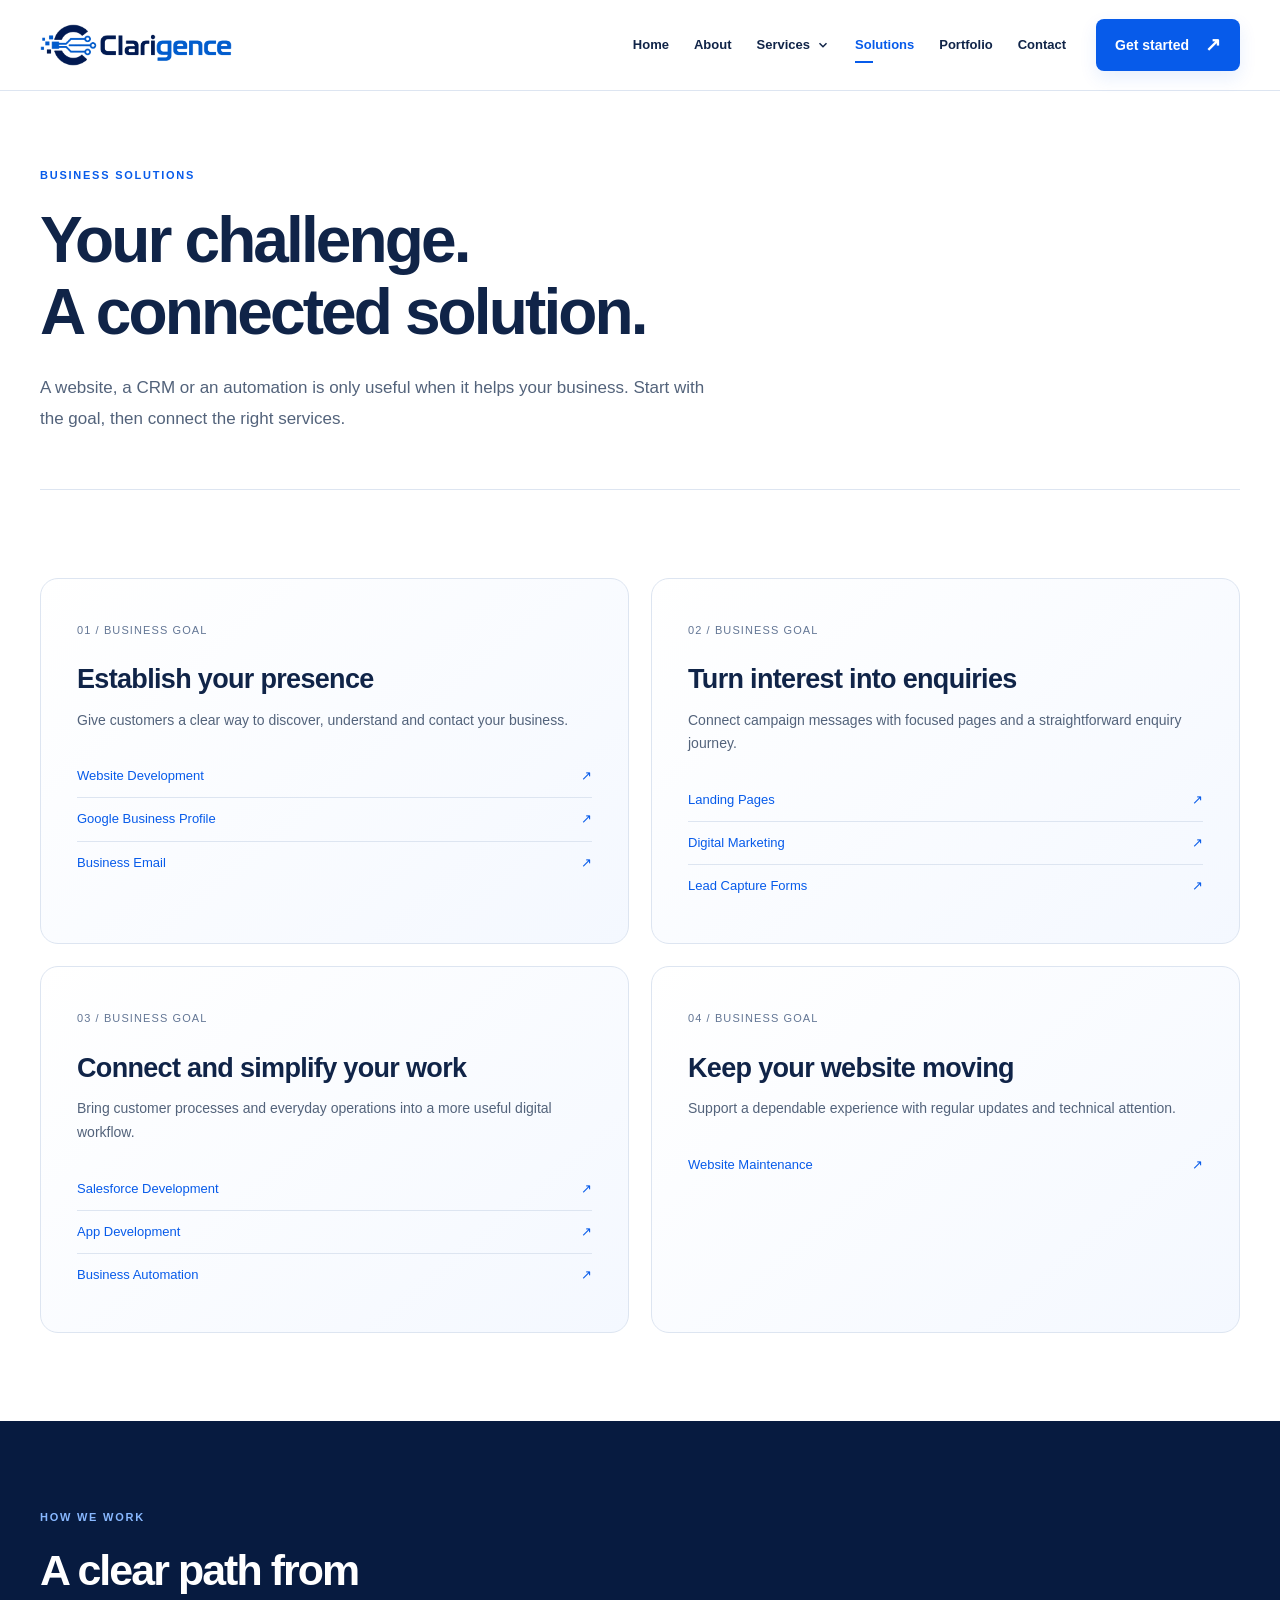
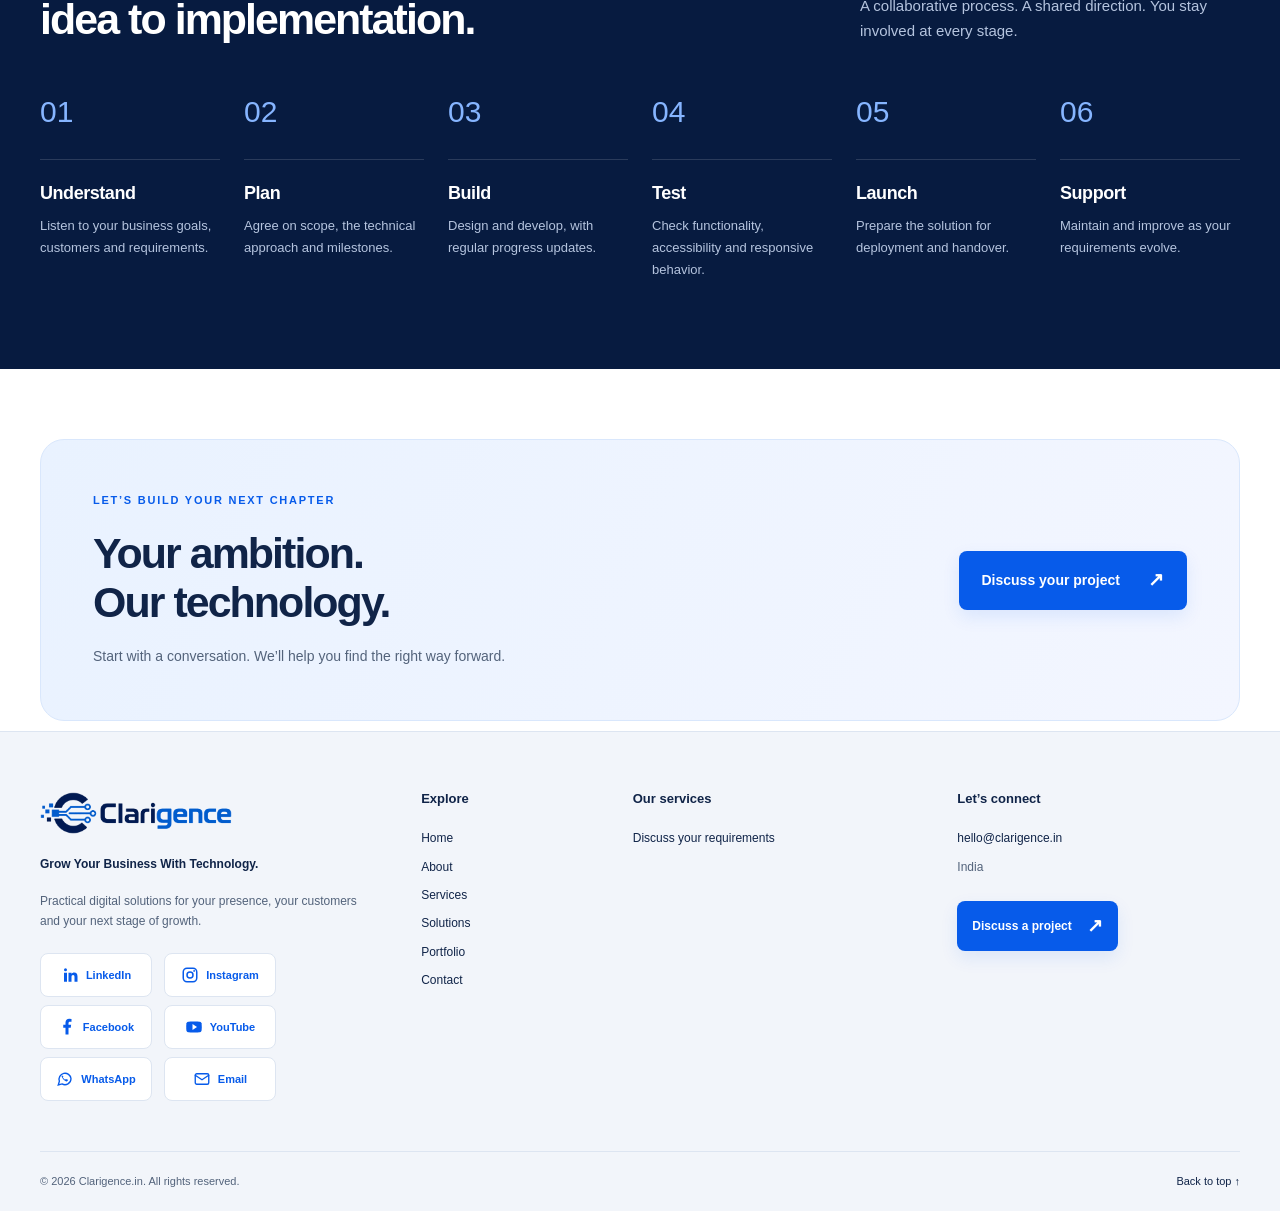
<file: solutions.html>
<!doctype html>
<html lang="en"><head>
<meta charset="utf-8"><meta name="viewport" content="width=device-width, initial-scale=1">
<title>Business Solutions for Startups &amp; SMEs | Clarigence.in</title><meta name="description" content="Find connected digital solutions for your business presence, customer enquiries, Salesforce workflows and ongoing website support.">
<meta name="theme-color" content="#075bea"><link rel="canonical" href="https://www.clarigence.in/solutions">
<meta property="og:type" content="website"><meta property="og:site_name" content="Clarigence.in"><meta property="og:title" content="Business Solutions for Startups &amp; SMEs | Clarigence.in"><meta property="og:description" content="Find connected digital solutions for your business presence, customer enquiries, Salesforce workflows and ongoing website support."><meta property="og:url" content="https://www.clarigence.in/solutions"><meta property="og:image" content="https://www.clarigence.in/assets/images/clarigence-logo.png"><meta property="og:image:alt" content="Clarigence.in logo"><meta name="twitter:card" content="summary">
<link rel="icon" href="favicon.ico"><link rel="icon" type="image/png" sizes="32x32" href="assets/favicons/favicon-32.png">
<link rel="stylesheet" href="styles.css"><script src="api-config.js" defer></script><script src="script.js" defer></script><script src="cms.js" defer></script>
</head><body><a class="skip-link" href="#main">Skip to content</a><header class="site-header"><div class="header-inner wrap"><a class="brand" href="/" aria-label="Clarigence.in home"><img src="assets/images/clarigence-logo.png" width="2382" height="519" alt="Clarigence.in"></a><button class="menu-toggle" type="button" aria-expanded="false" aria-controls="primary-navigation" aria-label="Open navigation"><span></span><span></span><span></span></button><nav class="nav-links" id="primary-navigation" aria-label="Main navigation"><a href="/">Home</a><a href="/about">About</a><div class="nav-services"><button class="services-toggle" type="button" aria-expanded="false" aria-controls="services-dropdown">Services<svg viewBox="0 0 16 16" fill="none" stroke="currentColor" stroke-width="1.7" aria-hidden="true"><path d="m4 6 4 4 4-4"/></svg></button><div class="services-dropdown" id="services-dropdown" inert><div class="services-menu-heading"><div><span class="services-menu-kicker">BUILD / CONNECT / GROW</span><p>Explore our services</p></div><a href="/services">View all services <span aria-hidden="true">&#8599;</span></a></div><div class="services-menu-grid" data-nav-services><a class="service-menu-link" href="/services?service=website-development"><span class="service-menu-icon"><svg viewBox="0 0 24 24" fill="none" stroke="currentColor" stroke-width="1.5" stroke-linecap="round" stroke-linejoin="round" aria-hidden="true"><path d="M3 8h18M7 5h.01M10 5h.01M4 3h16a1 1 0 0 1 1 1v16H3V4a1 1 0 0 1 1-1Z"/></svg></span><span>Website Development</span><span class="service-menu-arrow" aria-hidden="true">&#8599;</span></a><a class="service-menu-link" href="/services?service=salesforce-development"><span class="service-menu-icon"><svg viewBox="0 0 24 24" fill="none" stroke="currentColor" stroke-width="1.5" stroke-linecap="round" stroke-linejoin="round" aria-hidden="true"><path d="M6 18h12a4 4 0 0 0 0-8 6 6 0 0 0-11-2 5 5 0 0 0-1 10Z"/></svg></span><span>Salesforce Development</span><span class="service-menu-arrow" aria-hidden="true">&#8599;</span></a><a class="service-menu-link" href="/services?service=app-development"><span class="service-menu-icon"><svg viewBox="0 0 24 24" fill="none" stroke="currentColor" stroke-width="1.5" stroke-linecap="round" stroke-linejoin="round" aria-hidden="true"><path d="M8 2h8a2 2 0 0 1 2 2v16a2 2 0 0 1-2 2H8a2 2 0 0 1-2-2V4a2 2 0 0 1 2-2ZM10 18h4"/></svg></span><span>App Development</span><span class="service-menu-arrow" aria-hidden="true">&#8599;</span></a><a class="service-menu-link" href="/services?service=digital-marketing"><span class="service-menu-icon"><svg viewBox="0 0 24 24" fill="none" stroke="currentColor" stroke-width="1.5" stroke-linecap="round" stroke-linejoin="round" aria-hidden="true"><path d="M3 17l6-6 4 4 8-10M15 5h6v6M3 21h18"/></svg></span><span>Digital Marketing</span><span class="service-menu-arrow" aria-hidden="true">&#8599;</span></a><a class="service-menu-link" href="/services?service=landing-pages"><span class="service-menu-icon"><svg viewBox="0 0 24 24" fill="none" stroke="currentColor" stroke-width="1.5" stroke-linecap="round" stroke-linejoin="round" aria-hidden="true"><path d="M3 3h18v18H3ZM3 9h18M9 9v12"/></svg></span><span>Landing Pages</span><span class="service-menu-arrow" aria-hidden="true">&#8599;</span></a><a class="service-menu-link" href="/services?service=google-business-profile"><span class="service-menu-icon"><svg viewBox="0 0 24 24" fill="none" stroke="currentColor" stroke-width="1.5" stroke-linecap="round" stroke-linejoin="round" aria-hidden="true"><path d="M12 22s8-8 8-13a8 8 0 0 0-16 0c0 5 8 13 8 13ZM9 9a3 3 0 1 0 6 0 3 3 0 0 0-6 0"/></svg></span><span>Google Business Profile</span><span class="service-menu-arrow" aria-hidden="true">&#8599;</span></a><a class="service-menu-link" href="/services?service=business-email"><span class="service-menu-icon"><svg viewBox="0 0 24 24" fill="none" stroke="currentColor" stroke-width="1.5" stroke-linecap="round" stroke-linejoin="round" aria-hidden="true"><path d="M3 5h18v14H3ZM3 5l9 7 9-7"/></svg></span><span>Business Email</span><span class="service-menu-arrow" aria-hidden="true">&#8599;</span></a><a class="service-menu-link" href="/services?service=website-maintenance"><span class="service-menu-icon"><svg viewBox="0 0 24 24" fill="none" stroke="currentColor" stroke-width="1.5" stroke-linecap="round" stroke-linejoin="round" aria-hidden="true"><path d="M12 2l9 4v6c0 5-9 10-9 10S3 17 3 12V6ZM8 12l3 3 5-6"/></svg></span><span>Website Maintenance</span><span class="service-menu-arrow" aria-hidden="true">&#8599;</span></a><a class="service-menu-link" href="/services?service=lead-capture-forms"><span class="service-menu-icon"><svg viewBox="0 0 24 24" fill="none" stroke="currentColor" stroke-width="1.5" stroke-linecap="round" stroke-linejoin="round" aria-hidden="true"><path d="M5 2h14v20H5ZM8 7h8M8 11h8M8 15h4"/></svg></span><span>Lead Capture Forms</span><span class="service-menu-arrow" aria-hidden="true">&#8599;</span></a><a class="service-menu-link" href="/services?service=business-automation"><span class="service-menu-icon"><svg viewBox="0 0 24 24" fill="none" stroke="currentColor" stroke-width="1.5" stroke-linecap="round" stroke-linejoin="round" aria-hidden="true"><path d="M3 3h6v6H3ZM15 15h6v6h-6ZM9 6h9v9M6 9v9h9"/></svg></span><span>Business Automation</span><span class="service-menu-arrow" aria-hidden="true">&#8599;</span></a></div></div></div><a href="/solutions" aria-current="page">Solutions</a><a href="/portfolio">Portfolio</a><a href="/contact">Contact</a></nav><a class="button button-primary" href="/contact">Get started<span aria-hidden="true">↗</span></a></div></header><main id="main"><section class="page-hero wrap"><p class="eyebrow">BUSINESS SOLUTIONS</p><h1>Your challenge.<br>A connected solution.</h1><p class="hero-lede">A website, a CRM or an automation is only useful when it helps your business. Start with the goal, then connect the right services.</p></section><section class="section wrap"><h2 class="sr-only">Solutions for your business goals</h2><div class="solution-grid"><article class="solution-card"><span class="card-number">01 / BUSINESS GOAL</span><h3>Establish your presence</h3><p>Give customers a clear way to discover, understand and contact your business.</p><ul><li><a href="/services?service=website-development">Website Development <span aria-hidden="true">↗</span></a></li><li><a href="/services?service=google-business-profile">Google Business Profile <span aria-hidden="true">↗</span></a></li><li><a href="/services?service=business-email">Business Email <span aria-hidden="true">↗</span></a></li></ul></article><article class="solution-card"><span class="card-number">02 / BUSINESS GOAL</span><h3>Turn interest into enquiries</h3><p>Connect campaign messages with focused pages and a straightforward enquiry journey.</p><ul><li><a href="/services?service=landing-pages">Landing Pages <span aria-hidden="true">↗</span></a></li><li><a href="/services?service=digital-marketing">Digital Marketing <span aria-hidden="true">↗</span></a></li><li><a href="/services?service=lead-capture-forms">Lead Capture Forms <span aria-hidden="true">↗</span></a></li></ul></article><article class="solution-card"><span class="card-number">03 / BUSINESS GOAL</span><h3>Connect and simplify your work</h3><p>Bring customer processes and everyday operations into a more useful digital workflow.</p><ul><li><a href="/services?service=salesforce-development">Salesforce Development <span aria-hidden="true">↗</span></a></li><li><a href="/services?service=app-development">App Development <span aria-hidden="true">↗</span></a></li><li><a href="/services?service=business-automation">Business Automation <span aria-hidden="true">↗</span></a></li></ul></article><article class="solution-card"><span class="card-number">04 / BUSINESS GOAL</span><h3>Keep your website moving</h3><p>Support a dependable experience with regular updates and technical attention.</p><ul><li><a href="/services?service=website-maintenance">Website Maintenance <span aria-hidden="true">↗</span></a></li></ul></article></div></section><section class="section process-section"><div class="wrap"><div class="section-heading"><div><p class="eyebrow">HOW WE WORK</p><h2>A clear path from<br>idea to implementation.</h2></div><p>A collaborative process. A shared direction. You stay involved at every stage.</p></div><div class="process-grid"><article><span class="step-number">01</span><h3>Understand</h3><p>Listen to your business goals, customers and requirements.</p></article><article><span class="step-number">02</span><h3>Plan</h3><p>Agree on scope, the technical approach and milestones.</p></article><article><span class="step-number">03</span><h3>Build</h3><p>Design and develop, with regular progress updates.</p></article><article><span class="step-number">04</span><h3>Test</h3><p>Check functionality, accessibility and responsive behavior.</p></article><article><span class="step-number">05</span><h3>Launch</h3><p>Prepare the solution for deployment and handover.</p></article><article><span class="step-number">06</span><h3>Support</h3><p>Maintain and improve as your requirements evolve.</p></article></div></div></section><section class="cta-section wrap"><div class="cta-box"><div><p class="eyebrow">LET’S BUILD YOUR NEXT CHAPTER</p><h2>Your ambition.<br>Our technology.</h2><p>Start with a conversation. We’ll help you find the right way forward.</p></div><a class="button button-primary" href="/contact">Discuss your project<span aria-hidden="true">↗</span></a></div></section></main><footer class="site-footer"><div class="wrap footer-grid"><h2 class="sr-only">Footer navigation and contact information</h2><div class="footer-brand"><a class="brand" href="/"><img src="assets/images/clarigence-logo.png" width="2382" height="519" alt="Clarigence.in" loading="lazy"></a><p>Grow Your Business With Technology.</p><p>Practical digital solutions for your presence, your customers and your next stage of growth.</p><div class="social-links" role="group" aria-label="Follow Clarigence"><a href="https://www.linkedin.com/company/clarigence-in/" target="_blank" rel="noopener noreferrer" title="LinkedIn" aria-label="Clarigence on LinkedIn (opens in a new tab)"><svg viewBox="0 0 24 24" fill="currentColor" aria-hidden="true" focusable="false"><path d="M4 9h4v12H4zM6 3a2 2 0 1 0 0 4 2 2 0 0 0 0-4ZM10 9h4v1.7c.8-1.3 2-2 3.6-2 3 0 4.4 1.8 4.4 5.3v7h-4v-6.3c0-1.8-.5-2.8-1.9-2.8-1.5 0-2.1 1.1-2.1 2.8V21h-4Z"/></svg><span>LinkedIn</span></a><a href="https://www.instagram.com/clarigence.in?stkn=MW02ajQzcHVucjg4bA==" target="_blank" rel="noopener noreferrer" title="Instagram" aria-label="Clarigence on Instagram (opens in a new tab)"><svg viewBox="0 0 24 24" fill="currentColor" aria-hidden="true" focusable="false"><rect x="3" y="3" width="18" height="18" rx="5" fill="none" stroke="currentColor" stroke-width="2"/><circle cx="12" cy="12" r="4" fill="none" stroke="currentColor" stroke-width="2"/><circle cx="17.5" cy="6.5" r="1.2"/></svg><span>Instagram</span></a><a href="https://www.facebook.com/profile.php?id=61595375181743" target="_blank" rel="noopener noreferrer" title="Facebook" aria-label="Clarigence on Facebook (opens in a new tab)"><svg viewBox="0 0 24 24" fill="currentColor" aria-hidden="true" focusable="false"><path d="M14 22v-9h3l.5-4H14V7c0-1.2.4-2 2-2h2V1.4A26 26 0 0 0 15 1c-3 0-5 1.8-5 5v3H7v4h3v9Z"/></svg><span>Facebook</span></a><a href="https://youtube.com/@clarigence?si=gwbcqK7nqtS-5dQI" target="_blank" rel="noopener noreferrer" title="YouTube" aria-label="Clarigence on YouTube (opens in a new tab)"><svg viewBox="0 0 24 24" fill="currentColor" aria-hidden="true" focusable="false"><path d="M22 7a3 3 0 0 0-2-2c-2-.5-14-.5-16 0a3 3 0 0 0-2 2c-.5 2-.5 8 0 10a3 3 0 0 0 2 2c2 .5 14 .5 16 0a3 3 0 0 0 2-2c.5-2 .5-8 0-10Z"/><path d="m10 8 6 4-6 4Z" fill="var(--social-icon-background, #fff)"/></svg><span>YouTube</span></a><a href="https://wa.me/918459179752" target="_blank" rel="noopener noreferrer" title="WhatsApp" aria-label="Clarigence on WhatsApp (opens in a new tab)"><svg viewBox="0 0 24 24" fill="currentColor" aria-hidden="true" focusable="false"><path d="M20 11.5a8 8 0 0 1-12 7L3 20l1.5-5A8 8 0 1 1 20 11.5Z" fill="none" stroke="currentColor" stroke-width="1.8"/><path d="M8 7c-2 2 3 7 5 8 2 1 3-1 3-2l-3-1-1 1-3-3 1-1Z"/></svg><span>WhatsApp</span></a><a href="mailto:hello@clarigence.in" title="Email hello@clarigence.in" aria-label="Email Clarigence at hello@clarigence.in"><svg viewBox="0 0 24 24" fill="none" stroke="currentColor" stroke-width="1.8" stroke-linecap="round" stroke-linejoin="round" aria-hidden="true" focusable="false"><rect x="3" y="5" width="18" height="14" rx="2"/><path d="m3 7 9 6 9-6"/></svg><span>Email</span></a></div></div><div class="footer-column"><h3>Explore</h3><a href="/">Home</a><a href="/about">About</a><a href="/services">Services</a><a href="/solutions">Solutions</a><a href="/portfolio">Portfolio</a><a href="/contact">Contact</a></div><div class="footer-column footer-services"><h3>Our services</h3><a href="/services">Explore services</a></div><div class="footer-column"><h3>Let’s connect</h3><a href="mailto:hello@clarigence.in">hello@clarigence.in</a><p>India</p><a class="button button-primary" href="/contact">Discuss a project<span aria-hidden="true">↗</span></a></div></div><div class="wrap footer-bottom"><span>© <span data-year>2026</span> Clarigence.in. All rights reserved.</span><a href="#main">Back to top ↑</a></div></footer></body></html>
</file>
<file: styles.css>
/* Public site styles; the Spring Boot admin retains its independent stylesheet. */
:root{--ink:#102448;--muted:#53637b;--blue:#075bea;--navy:#071b40;--soft:#f4f7fc;--line:#dde5f1;--radius:18px;--sans:Inter,Segoe UI,Arial,sans-serif}
*{box-sizing:border-box}html{scroll-behavior:smooth;scroll-padding-top:110px}body{margin:0;background:#fff;color:var(--ink);font:16px/1.7 var(--sans);-webkit-font-smoothing:antialiased}a{color:inherit;text-decoration:none}button,input,select,textarea{font:inherit}img,svg{max-width:100%;vertical-align:middle}h1,h2,h3,p{margin:0}h1,h2,h3{line-height:1.14;letter-spacing:-.045em}h1{font-size:clamp(44px,5.5vw,78px);font-weight:750}h2{font-size:clamp(30px,3.35vw,48px);font-weight:720}h3{font-size:22px;letter-spacing:-.025em}p{color:var(--muted)}p+p{margin-top:16px}strong{color:var(--ink)}.wrap{width:min(1200px,calc(100% - 64px));margin-inline:auto}.section{padding-block:88px}.eyebrow{color:var(--blue);font-size:11px;font-weight:750;letter-spacing:.16em;line-height:1.5;text-transform:uppercase;margin-bottom:20px}.dot,.live-dot{display:inline-block;width:7px;height:7px;background:var(--blue);border-radius:50%;margin-right:9px}.button{display:inline-flex;align-items:center;justify-content:center;gap:28px;padding:14px 22px;border:1px solid transparent;border-radius:8px;font-size:14px;line-height:1.5;font-weight:650;cursor:pointer;transition:transform .2s,box-shadow .2s,background .2s;min-height:48px}.button span{font-size:19px}.button-primary{background:var(--blue);color:#fff;box-shadow:0 7px 18px #075bea19}.button-outline{background:#fff;border-color:#cbd7ea;color:var(--ink)}.button:hover{transform:translateY(-3px);box-shadow:0 12px 25px #075bea25}.button-primary:hover{background:#004ac7}.button:disabled{opacity:.65;cursor:wait;transform:none}.text-link{display:inline-flex;gap:30px;color:var(--blue);font-size:14px;font-weight:650;margin-top:24px;padding-block:8px}.text-link:hover{text-decoration:underline}:focus-visible{outline:3px solid #ff9c26;outline-offset:4px}.skip-link{position:fixed;top:8px;left:8px;z-index:200;transform:translateY(-150%);background:#fff;padding:10px 20px;border:2px solid var(--blue)}.skip-link:focus{transform:none}.sr-only{position:absolute;width:1px;height:1px;padding:0;margin:-1px;overflow:hidden;clip:rect(0,0,0,0);white-space:nowrap;border:0}
.site-header{position:sticky;top:0;z-index:100;background:#ffffffef;backdrop-filter:blur(16px);border-bottom:1px solid var(--line)}.header-inner{height:90px;display:flex;align-items:center;gap:30px}.brand{display:block;flex-shrink:0}.brand img{width:192px;height:auto}.nav-links{display:flex;align-items:center;gap:25px;margin-left:auto}.nav-links a{font-size:13px;font-weight:600;padding:12px 0;position:relative;transition:color .2s}.nav-links a:hover,.nav-links a[aria-current]{color:var(--blue)}.nav-links a[aria-current]:after{content:'';position:absolute;bottom:5px;left:0;width:18px;height:2px;background:var(--blue)}.header-inner>.button{padding:11px 18px;min-height:44px;gap:16px}.menu-toggle{display:none}
.hero{display:grid;grid-template-columns:1.08fr 1fr;gap:56px;align-items:center;padding-block:70px 76px}.hero h1{margin-bottom:24px}.hero h1>span{color:var(--blue)}.hero-lede{font-size:17px;line-height:1.8;max-width:550px}.hero-actions{display:flex;gap:12px;flex-wrap:wrap;margin-top:32px}.hero-footnote{margin-top:28px;font-size:12px;color:var(--muted)}.tiny-check{margin-right:8px;color:var(--blue)}.hero-visual{height:490px;position:relative;border:1px solid #d9e5ff;border-radius:24px;background:radial-gradient(ellipse at 55% 40%,#d2e6ff,transparent 65%),#f1f6ff;overflow:hidden;box-shadow:0 30px 70px #153a8310}.visual-grid{position:absolute;inset:0;background-image:linear-gradient(#598ddf0b 1px,transparent 1px),linear-gradient(90deg,#598ddf0b 1px,transparent 1px);background-size:32px 32px}.visual-topline,.visual-bottom{position:absolute;left:24px;right:24px;display:flex;justify-content:space-between;align-items:center;font-size:9px;letter-spacing:.15em;font-weight:700;color:#42618d}.visual-topline{top:24px}.visual-bottom{bottom:22px;border-top:1px solid #cbdcf4;padding-top:16px}.visual-bottom>span:last-child{font-size:24px}.live-dot{margin:0;box-shadow:0 0 0 5px #075bea10}.connection-ring{position:absolute;left:50%;top:48%;border:1px solid #8fb4e675;border-radius:50%;transform:translate(-50%,-50%)}.ring-one{width:340px;height:340px}.ring-two{width:250px;height:250px;border-style:dashed}.connection-core{position:absolute;top:48%;left:50%;transform:translate(-50%,-50%);width:158px;height:158px;border:1px solid #fff;border-radius:50%;background:linear-gradient(135deg,#fff,#e2eeff);box-shadow:0 18px 40px #2f579824;display:flex;align-items:center;justify-content:center;flex-direction:column;gap:8px}.connection-core img{width:43px;height:43px}.connection-core strong{font-size:18px;text-align:center;line-height:1.2;letter-spacing:-.04em}.visual-tile{position:absolute;background:#ffffffee;border:1px solid #dae5f5;box-shadow:0 14px 30px #1d457a12;border-radius:12px;padding:16px 18px;display:grid;grid-template-columns:27px 1fr;gap:2px 10px;animation:float 7s ease-in-out infinite}.visual-tile svg{width:25px;height:25px;grid-row:1/3;color:var(--blue);align-self:center}.visual-tile span{font-size:12px;font-weight:700}.visual-tile small{font-size:10px;color:var(--muted)}.tile-web{top:90px;left:23px}.tile-crm{right:18px;top:222px;animation-delay:-2s}.tile-flow{bottom:88px;left:24px;animation-delay:-4s}.value-strip{border-block:1px solid var(--line);background:var(--soft)}.value-strip>.wrap{display:flex;align-items:center;justify-content:space-between;gap:24px;padding-block:28px}.value-strip p{font-size:12px;line-height:1.5;padding-right:30px;border-right:1px solid var(--line)}.value-strip span{font-size:12px;font-weight:650;color:#405779}
.section-heading{display:flex;align-items:end;justify-content:space-between;gap:48px;margin-bottom:42px}.section-heading>p{max-width:380px;font-size:15px}.about-preview{display:grid;grid-template-columns:1fr 1fr;gap:90px}.large-copy{font-size:24px;letter-spacing:-.035em;line-height:1.5;color:var(--ink);margin-bottom:16px}.services-section{background:var(--soft)}.service-grid{display:grid;grid-template-columns:repeat(3,minmax(0,1fr));gap:18px}.service-card{border:1px solid var(--line);background:#fff;border-radius:var(--radius);padding:27px;display:flex;flex-direction:column;transition:transform .25s,border-color .25s,box-shadow .25s}.service-card:hover{border-color:#91b7f8;transform:translateY(-5px);box-shadow:0 18px 36px #1640790c}.card-top{display:flex;justify-content:space-between;align-items:center;margin-bottom:28px}.icon{display:inline-grid;place-items:center;width:46px;height:46px;border:1px solid #d8e6fc;border-radius:12px;background:#f0f6ff;color:var(--blue)}.icon svg{width:25px;height:25px}.card-number{font-size:11px;color:#637695;letter-spacing:.1em}.service-card h3{font-size:20px;margin-bottom:13px}.service-card p{font-size:14px;line-height:1.75;margin-bottom:24px}.card-link{display:flex;justify-content:space-between;align-items:center;border-top:1px solid var(--line);padding-top:14px;margin-top:auto;font-size:12px;color:var(--blue);font-weight:650}.card-link>span{font-size:20px}.value-grid{display:grid;grid-template-columns:repeat(4,minmax(0,1fr));gap:30px}.value-grid article{border-top:1px solid var(--line);padding-top:24px}.value-mark{display:block;color:var(--blue);font-size:28px;margin-bottom:23px}.value-grid h3{font-size:20px;margin-bottom:12px}.value-grid p{font-size:14px}.process-section{background:var(--navy);color:#fff}.process-section .eyebrow{color:#88b8ff}.process-section p{color:#b5c4de}.process-grid{display:grid;grid-template-columns:repeat(6,minmax(0,1fr));gap:24px}.step-number{display:block;font-size:30px;color:#86b5ff;border-bottom:1px solid #ffffff24;padding-bottom:22px;margin-bottom:23px}.process-grid h3{font-size:18px;margin-bottom:12px}.process-grid p{font-size:13px}.solution-grid{display:grid;grid-template-columns:repeat(2,minmax(0,1fr));gap:22px}.solution-card{border:1px solid var(--line);border-radius:var(--radius);padding:36px;background:linear-gradient(140deg,#fff,#f4f8ff)}.solution-card h3{font-size:27px;margin:22px 0 14px}.solution-card p{font-size:14px}.solution-card ul{list-style:none;margin:23px 0 0;padding:0}.solution-card li+li{border-top:1px solid var(--line)}.solution-card li a{display:flex;align-items:center;justify-content:space-between;padding:10px 0;font-size:13px;color:var(--blue)}.solution-card li a:hover{text-decoration:underline}
.work-section{background:var(--soft)}.work-grid{display:grid;grid-template-columns:repeat(2,minmax(0,1fr));gap:28px}.work-card{border-radius:var(--radius);border:1px solid var(--line);overflow:hidden;background:#fff}.project-art{height:290px;padding:35px 35px 30px;position:relative;overflow:hidden;background:#dce9fc}.art-shop{background:#e9e4f5}.art-crm{background:#dcefeb}.art-cloud{background:#e2e7f0}.mock-window{height:240px;max-width:360px;margin:auto;border-radius:9px;background:#fff;box-shadow:0 15px 40px #142b5320;transform:rotate(-3deg);transition:transform .4s}.work-card:hover .mock-window{transform:rotate(0) translateY(-4px)}.mock-top{display:flex;gap:4px;align-items:center;padding:12px;border-bottom:1px solid var(--line)}.mock-top i{display:block;width:5px;height:5px;border-radius:50%;background:#bdcce3}.mock-top span{font-size:7px;margin-left:auto;letter-spacing:.06em;color:var(--muted)}.mock-body{padding:24px}.mock-label{font-size:8px;font-weight:700;color:var(--blue);letter-spacing:.1em}.mock-body strong{display:block;font-size:26px;line-height:1.1;letter-spacing:-.05em;margin:10px 0 16px;max-width:240px}.mock-lines i{display:block;height:4px;background:#e6ebf4;width:80%;margin-top:5px}.mock-lines i:last-child{width:55%}.mock-blocks{display:flex;gap:8px;margin-top:18px}.mock-blocks span{height:36px;flex:1;border-radius:4px;background:#e8f0fe}.art-shop .mock-blocks span{background:#ede5fb}.art-crm .mock-blocks span{background:#dbf1e9}.concept-badge{position:absolute;bottom:18px;left:20px;font-size:9px;letter-spacing:.1em;font-weight:700;background:#ffffffdf;padding:5px 10px;border-radius:5px}.project-copy{padding:28px}.project-copy .eyebrow{margin-bottom:11px;font-size:10px}.project-copy h3{margin-bottom:12px}.project-copy p{font-size:14px}.technology{font-size:11px!important;margin-top:17px!important}.project-copy details{margin-top:20px;border-top:1px solid var(--line);padding-top:14px;font-size:13px}.project-copy summary{color:var(--blue);cursor:pointer;font-weight:650;padding-block:4px}.project-copy details p{padding-top:14px}.section-end{display:flex;justify-content:center;margin-top:36px}.cta-section{padding-block:70px 10px}.cta-box{background:linear-gradient(115deg,#e9f2ff,#f3f6ff);border:1px solid #d9e7fc;border-radius:24px;padding:52px;display:flex;align-items:center;justify-content:space-between;gap:40px}.cta-box h2{margin-bottom:18px}.cta-box p:not(.eyebrow){max-width:450px;font-size:14px}.cta-box .button{flex-shrink:0}
.page-hero{padding-block:76px 54px;border-bottom:1px solid var(--line)}.page-hero h1{font-size:clamp(42px,5vw,70px);margin-bottom:24px}.page-hero .hero-lede{max-width:680px}.service-detail{display:grid;grid-template-columns:1fr 1fr;gap:90px;padding-block:60px;border-bottom:1px solid var(--line);scroll-margin-top:110px}.service-detail:first-child{padding-top:0}.service-detail .icon{margin-bottom:24px}.service-detail h2{font-size:35px;margin-bottom:22px}.service-detail p{font-size:15px}.service-detail h3{margin-top:8px;margin-bottom:20px}.service-detail .eyebrow{margin-bottom:15px}.capabilities{padding:0;margin:0 0 24px;list-style:none}.capabilities li{padding:13px 0;border-bottom:1px solid var(--line);font-size:14px}.capabilities span{color:var(--blue);margin-right:12px}.service-detail .button{margin-top:24px}.contact-layout{display:grid;grid-template-columns:.85fr 1.15fr;gap:85px;align-items:start}.contact-layout>div>h2{margin-bottom:24px}.contact-layout>div>p:not(.eyebrow){max-width:390px}.contact-info{display:flex;flex-direction:column;align-items:start;gap:5px;margin-top:34px}.contact-info>span{font-size:11px;color:var(--muted);margin-top:18px}.contact-info a{font-size:16px;font-weight:650;color:var(--blue);overflow-wrap:anywhere}.contact-form{padding:34px;border:1px solid var(--line);border-radius:var(--radius);background:var(--soft)}.contact-form .eyebrow{margin-bottom:12px}.contact-form h2{font-size:28px;margin-bottom:12px}.form-intro{font-size:12px;margin-bottom:24px}.form-grid{display:grid;grid-template-columns:1fr 1fr;gap:15px 18px}.field{min-width:0}.field.full{grid-column:1/-1}.field label{display:block;font-size:12px;font-weight:650;margin-bottom:6px}.field input,.field select,.field textarea{width:100%;padding:12px;border:1px solid #c9d5e7;border-radius:7px;background:#fff;color:var(--ink);font-size:16px;min-height:48px}.field input:focus,.field textarea:focus,.field select:focus{outline:2px solid var(--blue);outline-offset:1px}.field textarea{resize:vertical;min-height:120px}.field input::placeholder,.field textarea::placeholder{color:#68768a;font-size:13px}.field [aria-invalid=true]{border-color:#b02a37}.field-error{display:block;color:#a7192a;font-size:12px;line-height:1.5;margin-top:4px}.form-submit{width:100%;margin-top:22px}.form-note{font-size:11px;text-align:center;margin-top:12px}#form-status{font-size:13px;line-height:1.6;margin-top:16px}#form-status:empty{display:none}#form-status[data-state=success]{color:#076239}#form-status[data-state=error]{color:#a7192a}
.site-footer{background:#f2f5fa;border-top:1px solid var(--line);padding-top:60px}.footer-grid{display:grid;grid-template-columns:1.2fr .6fr 1fr 1fr;gap:42px;padding-bottom:50px}.footer-brand .brand{margin-bottom:20px}.footer-brand p{font-size:12px}.footer-brand p:first-of-type{font-weight:650;color:var(--ink)}.footer-column{display:flex;flex-direction:column;align-items:start;gap:8px;min-width:0}.footer-column h3{font-size:13px;letter-spacing:0;margin-bottom:13px}.footer-column>a,.footer-column p{font-size:12px;overflow-wrap:anywhere;max-width:100%}.footer-column>a:not(.button):hover{color:var(--blue)}.footer-column .button{color:#fff;font-size:12px;gap:15px;padding:10px 14px;margin-top:16px}.social-links{display:flex;flex-wrap:wrap;gap:18px;margin-top:22px;font-size:11px;font-weight:650;color:var(--blue)}.footer-bottom{display:flex;justify-content:space-between;border-top:1px solid var(--line);padding-block:20px;font-size:11px;color:var(--muted)}.footer-bottom a{color:var(--ink)}
@keyframes float{0%,100%{transform:translateY(0)}50%{transform:translateY(-5px)}}.reveal{transition:opacity 720ms cubic-bezier(.2,.7,.2,1),translate 720ms cubic-bezier(.2,.7,.2,1)}.reveal-pending{opacity:0;translate:0 22px}
@media(min-width:1101px){.service-card:last-child:nth-child(3n+1){grid-column:2}}
@media(max-width:1100px){.header-inner{gap:20px}.nav-links{gap:17px}.brand img{width:165px}.hero{gap:30px}.hero-visual{height:450px}.visual-tile{padding:12px}.tile-crm{right:10px}.tile-web,.tile-flow{left:12px}.process-grid{grid-template-columns:repeat(3,minmax(0,1fr));gap:36px}.footer-grid{gap:25px}.contact-layout{gap:45px}}
@media(max-width:900px){.wrap{width:calc(100% - 48px)}.header-inner{height:78px}.header-inner>.button{margin-left:auto}.menu-toggle{display:flex;flex-direction:column;justify-content:center;gap:5px;width:44px;height:44px;border:1px solid var(--line);border-radius:8px;background:#fff;padding:11px;order:4;cursor:pointer}.menu-toggle span{width:100%;height:2px;background:var(--ink);transition:transform .2s,opacity .2s}.menu-toggle[aria-expanded=true] span:first-child{transform:translateY(7px) rotate(45deg)}.menu-toggle[aria-expanded=true] span:nth-child(2){opacity:0}.menu-toggle[aria-expanded=true] span:last-child{transform:translateY(-7px) rotate(-45deg)}.nav-links{display:none;position:absolute;top:77px;left:0;right:0;background:#fff;padding:18px 24px 24px;border-bottom:1px solid var(--line);box-shadow:0 20px 30px #10244810;margin:0;max-height:calc(100dvh - 78px);overflow-y:auto;gap:0}.nav-links.open{display:flex;flex-direction:column;align-items:stretch;animation:menu-in .2s ease}.nav-links a{padding:12px;border-radius:7px;font-size:15px}.nav-links a:hover,.nav-links a[aria-current]{background:var(--soft)}.nav-links a[aria-current]:after{display:none}.hero{grid-template-columns:1fr 1fr;padding-block:56px;gap:25px}.hero h1{font-size:clamp(42px,5.8vw,58px)}.hero .eyebrow{font-size:9px}.hero-lede{font-size:15px}.hero-visual{height:420px}.visual-topline{font-size:8px;left:16px;right:16px}.visual-tile{grid-template-columns:22px 1fr;padding:10px;gap:2px 7px}.visual-tile span{font-size:10px}.visual-tile small{font-size:8px}.visual-tile svg{width:21px}.tile-crm{top:215px;right:8px}.tile-web{top:83px;left:8px}.tile-flow{bottom:75px;left:8px}.connection-core{width:133px;height:133px}.ring-one{width:270px;height:270px}.ring-two{width:205px;height:205px}.hero-actions .button{gap:16px;font-size:12px;padding:12px 16px}.value-strip>.wrap{flex-wrap:wrap;justify-content:start;gap:18px 28px}.value-strip p{width:100%;border:0}.section{padding-block:65px}.service-grid{grid-template-columns:repeat(2,minmax(0,1fr))}.section-heading{gap:30px}.section-heading>p{max-width:300px}.about-preview{gap:40px}.value-grid{grid-template-columns:1fr 1fr;gap:32px}.footer-grid{grid-template-columns:1fr 1fr;gap:35px 50px}.contact-layout{gap:35px;grid-template-columns:1fr 1fr}.contact-form{padding:24px}.form-grid{grid-template-columns:1fr}.field.full{grid-column:auto}.service-detail{gap:45px}.cta-box{padding:36px}.solution-card{padding:28px}}
@keyframes menu-in{from{opacity:0;transform:translateY(-5px)}to{opacity:1;transform:none}}
@media(max-width:600px){.wrap{width:calc(100% - 36px)}.header-inner{gap:12px;height:74px}.brand img{width:145px}.header-inner>.button{padding:9px 12px;font-size:11px;gap:8px}.header-inner>.button span{font-size:15px}.menu-toggle{width:40px;height:40px;padding:10px}.nav-links{top:73px;padding:12px 18px 18px}.hero{grid-template-columns:1fr;padding-block:42px;gap:36px}.hero h1{font-size:clamp(43px,10.8vw,64px);letter-spacing:-.055em}.hero .eyebrow{font-size:9px;letter-spacing:.12em}.hero-lede{font-size:15px}.hero-actions{margin-top:25px;gap:10px}.hero-footnote{font-size:11px;margin-top:20px}.hero-visual{height:365px;max-width:480px;width:100%;margin-inline:auto;border-radius:18px}.tile-web{top:65px;left:15px}.tile-crm{top:180px;right:12px}.tile-flow{bottom:65px;left:15px}.ring-one{width:270px;height:270px}.ring-two{width:210px;height:210px}.connection-core{top:47%;width:122px;height:122px}.connection-core img{width:32px;height:32px}.connection-core strong{font-size:16px}.visual-bottom{left:18px;right:18px;bottom:15px;padding-top:10px;font-size:8px}.value-strip>.wrap{display:grid;grid-template-columns:1fr 1fr;gap:14px;padding-block:24px}.value-strip p{grid-column:1/-1}.value-strip span{font-size:11px}.section{padding-block:52px}.section-heading{display:block;margin-bottom:30px}.section-heading>p{max-width:none;margin-top:20px;font-size:14px}.eyebrow{font-size:10px;margin-bottom:16px}.about-preview{grid-template-columns:1fr;gap:25px}.large-copy{font-size:21px}.service-grid{grid-template-columns:1fr;gap:14px}.service-card{padding:24px}.card-top{margin-bottom:23px}.value-grid{grid-template-columns:1fr;gap:25px}.value-grid article{display:grid;grid-template-columns:30px 1fr;column-gap:15px;padding-top:20px}.value-mark{grid-row:1/3;margin:0;font-size:25px}.value-grid p{grid-column:2}.value-grid h3{font-size:19px}.process-grid{grid-template-columns:1fr 1fr;gap:28px 22px}.step-number{font-size:25px;padding-bottom:14px;margin-bottom:17px}.process-grid h3{font-size:17px}.process-grid p{font-size:12px}.solution-grid,.work-grid{grid-template-columns:1fr;gap:18px}.solution-card{padding:26px}.solution-card h3{font-size:24px}.project-art{height:250px;padding:28px}.mock-window{height:220px}.mock-body{padding:20px}.mock-body strong{font-size:23px}.project-copy{padding:24px}.project-copy h3{font-size:21px}.cta-section{padding-block:45px 0}.cta-box{padding:30px 25px;flex-direction:column;align-items:start;gap:25px;border-radius:18px}.cta-box h2{font-size:34px}.page-hero{padding-block:45px 35px}.page-hero h1{font-size:clamp(40px,10vw,56px)}.service-detail{grid-template-columns:1fr;gap:28px;padding-block:42px}.service-detail h2{font-size:30px}.service-detail h3{font-size:20px}.contact-layout{grid-template-columns:1fr;gap:32px}.contact-info{margin-top:20px}.contact-form{padding:23px 20px}.contact-form h2{font-size:26px}.form-grid{grid-template-columns:1fr}.site-footer{padding-top:42px}.footer-grid{gap:30px 20px;padding-bottom:35px}.footer-brand{grid-column:1/-1}.footer-grid>.footer-column:last-child{grid-column:1/-1}.footer-brand p{max-width:330px}.footer-column>a{font-size:11px}.footer-bottom{gap:20px;align-items:start;font-size:10px}.footer-bottom>a{white-space:nowrap}}
@media(max-width:350px){.header-inner{gap:8px}.brand img{width:122px}.header-inner>.button{padding:8px 10px}.hero-actions .button{width:100%;justify-content:space-between}.visual-tile{padding:9px}.visual-tile small{font-size:7px}.tile-crm{right:7px}.tile-web,.tile-flow{left:9px}.footer-grid{gap:26px 12px}.contact-info a{font-size:14px}}
.hero .hero-title{letter-spacing:-.025em}
.hero .hero-title .title-line{display:block;color:var(--ink)}
.title-word{display:inline-block;white-space:nowrap}
.title-letter{display:inline-block;animation:title-arrive 580ms cubic-bezier(.18,.72,.24,1.18) var(--letter-delay,0s) both}
.hero .hero-title .title-accent{color:var(--blue)}
@keyframes title-arrive{from{opacity:0;transform:translateY(.42em) rotate(2deg);filter:blur(5px)}to{opacity:1;transform:none;filter:blur(0)}}
.reveal{transition-delay:var(--reveal-delay,0ms)}
.hero-visual{animation:artwork-arrive 1050ms cubic-bezier(.2,.7,.2,1) 120ms both,panel-drift 8s ease-in-out 1170ms infinite}
.connection-core{animation:halo-breathe 7s ease-in-out 1170ms infinite}
.connection-ring{animation:ring-drift 32s linear 1170ms infinite}
.ring-one{animation:halo-breathe 7s ease-in-out 1170ms infinite}.ring-two{animation-direction:reverse}
.about-artwork{position:relative;height:230px;max-width:380px;margin-top:32px;border:1px solid var(--line);border-radius:18px;background:radial-gradient(ellipse,#dceaff,#f4f7fc);overflow:hidden;display:grid;place-items:center}
.artwork-orbit{position:absolute;width:170px;height:170px;border:1px dashed #94b6e8;border-radius:35%;animation:artwork-turn 28s linear infinite}
.orbit-offset{width:210px;height:160px;animation-direction:reverse}
.artwork-symbol{display:grid;place-items:center;background:#fff;border-radius:18px;width:80px;height:80px;color:var(--blue);box-shadow:0 12px 30px #075bea15;animation:float 7s ease-in-out infinite}
.artwork-symbol svg{width:42px;height:42px}
.artwork-label{position:absolute;bottom:18px;font-size:11px;letter-spacing:.07em;color:var(--muted)}
.service-detail .icon{animation:float 8s ease-in-out infinite}
.icon svg,.card-link>span,.button>span{transition:transform .25s ease}
.service-card:hover .icon svg,.service-card:focus-visible .icon svg{transform:translateY(-2px) rotate(-5deg)}
.service-card:hover .card-link>span,.button:hover>span{transform:translate(2px,-2px)}
.solution-card{transition:transform .25s,box-shadow .25s}.solution-card:hover{transform:translateY(-4px);box-shadow:0 15px 30px #1024480c}
.project-copy summary{transition:color .2s,background .2s,padding .2s;border-radius:5px}.project-copy summary:hover{background:#edf4ff;padding-left:7px}.project-copy details[open] summary{color:var(--ink)}
.nav-links a:before{content:'';position:absolute;left:0;bottom:5px;width:100%;height:2px;background:var(--blue);transform:scaleX(0);transform-origin:left;transition:transform .25s ease}.nav-links a:hover:before,.nav-links a:focus-visible:before{transform:scaleX(1)}
@media(max-width:900px){.nav-links a:before{left:12px;width:25px}}
@keyframes panel-drift{0%,100%{translate:0 0}50%{translate:0 -7px}}
@keyframes core-drift{0%,100%{transform:translate(-50%,-50%)}50%{transform:translate(-50%,calc(-50% - 4px))}}
@keyframes ring-drift{from{transform:translate(-50%,-50%) rotate(0)}to{transform:translate(-50%,-50%) rotate(360deg)}}
@keyframes artwork-turn{from{transform:rotate(0)}to{transform:rotate(360deg)}}
/* Give the illustrated capabilities their own space on compact screens. */
.content-status{grid-column:1/-1;padding:30px;border:1px solid var(--line);border-radius:var(--radius);background:#fff;font-size:14px;min-height:110px;display:flex;align-items:center}.content-loading{background:linear-gradient(100deg,#f4f7fc,#eaf1fc,#f4f7fc);background-size:200% 100%;animation:loading-glow 2s ease infinite}.cms-copy{white-space:pre-line;overflow-wrap:anywhere}.service-card h3,.project-copy h3,.service-detail h2{overflow-wrap:anywhere}.service-image{width:100%;max-height:320px;object-fit:cover;aspect-ratio:16/10;border-radius:12px;margin-top:24px}.project-image{width:100%;height:100%;object-fit:cover;border-radius:8px}.cms-subheading{margin-top:25px!important}[data-about-extra]{display:grid;grid-template-columns:1fr 1fr;gap:40px}[data-about-extra] p{margin-top:20px}
@keyframes loading-glow{from{background-position:0% 50%}to{background-position:200% 50%}}
.service-card p,.project-copy p,.service-detail p,.capabilities li,.hero-lede,.cta-box p,.about-preview p,.page-hero h1,.about-preview h2,.cta-box h2{overflow-wrap:anywhere}
@media(max-width:600px){[data-about-extra]{grid-template-columns:1fr}}
@media(min-width:601px) and (max-width:900px){.hero{grid-template-columns:1fr;gap:38px}.hero-copy{max-width:620px}.hero-visual{width:100%;max-width:600px;margin-inline:auto}}
@media(max-width:600px){.hero-visual{height:440px}.connection-core{top:43%}.connection-ring{top:43%}.tile-crm{top:270px;right:12px}.tile-flow{bottom:55px}}
@media(prefers-reduced-motion:reduce){html{scroll-behavior:auto}*,*::before,*::after{animation:none!important;transition:none!important}.reveal-pending{opacity:1;translate:none;transform:none}}

/* Arrival and decorative motion use separate transform channels. */
.hero-copy>.eyebrow,.hero-copy>.hero-lede,.hero-actions,.hero-footnote{animation:hero-copy-arrive 720ms cubic-bezier(.2,.7,.2,1) both}
.hero-copy>.eyebrow{animation-delay:80ms}.hero-copy>.hero-lede{animation-delay:780ms}.hero-actions{animation-delay:900ms}.hero-footnote{animation-delay:1020ms}
.visual-tile{animation-duration:6s;animation-delay:1170ms}.tile-web{animation-duration:5s}.tile-flow{animation-duration:7s}
@keyframes hero-copy-arrive{from{opacity:0;translate:0 18px}to{opacity:1;translate:0 0}}
@keyframes artwork-arrive{from{opacity:0;transform:translateY(22px) scale(.97)}to{opacity:1;transform:translateY(0) scale(1)}}
@keyframes halo-breathe{0%,100%{transform:translate(-50%,-50%) scale(1)}50%{transform:translate(-50%,-50%) scale(1.025)}}
.button:hover,.button:focus-visible{transform:translateY(-2px)}
.button>span,.card-link>span{transition:transform 200ms ease}.button:hover>span,.button:focus-visible>span,.service-card:hover .card-link>span{transform:translateX(3px)}
.service-card,.solution-card,.work-card{transition:opacity 720ms cubic-bezier(.2,.7,.2,1),translate 720ms cubic-bezier(.2,.7,.2,1),transform 320ms ease,box-shadow 320ms ease,border-color 320ms ease;transition-delay:var(--reveal-delay,0ms),var(--reveal-delay,0ms),0ms,0ms,0ms}
.service-card:hover,.solution-card:hover,.work-card:hover{transform:translateY(-4px);box-shadow:0 15px 30px #1024480c}
@media(prefers-reduced-motion:reduce){.reveal-pending{opacity:1;translate:none}.hero-copy>.eyebrow,.hero-copy>.hero-lede,.hero-actions,.hero-footnote,.hero-visual{opacity:1;translate:none}}
.social-links{gap:8px 12px}.social-links a{display:inline-flex;align-items:center;justify-content:center;gap:7px;width:112px;height:44px;flex:0 0 112px;box-sizing:border-box;padding:8px 10px;border:1px solid var(--line);border-radius:8px;background:#fff;--social-icon-background:#fff;transition:color .2s,background .2s,border-color .2s}.social-links svg{width:18px;height:18px;flex-shrink:0}.social-links a:hover{color:#fff;background:var(--blue);border-color:var(--blue);--social-icon-background:var(--blue)}.social-links a:focus-visible{outline:2px solid var(--blue);outline-offset:3px}

/* Services navigation: the shared CMS list uses the same service detail routes. */
.nav-services{align-self:stretch;display:flex;align-items:center}
.services-toggle{display:inline-flex;align-items:center;gap:6px;padding:12px 0;border:0;background:none;color:var(--ink);font-size:13px;font-weight:600;cursor:pointer;position:relative}
.services-toggle svg{width:14px;height:14px;transition:transform .24s ease}
.services-toggle:hover,.services-toggle.is-current,.nav-services.is-open .services-toggle{color:var(--blue)}
.services-toggle.is-current:after{content:'';position:absolute;bottom:5px;left:0;width:18px;height:2px;background:var(--blue)}
.nav-services.is-open .services-toggle svg{transform:rotate(180deg)}
.services-dropdown{position:absolute;top:100%;left:50%;width:min(700px,calc(100vw - 48px));padding:24px;transform:translate(-50%,-12px);opacity:0;visibility:hidden;pointer-events:none;background:#fff;border:1px solid var(--line);border-top:3px solid var(--blue);border-radius:0 0 18px 18px;box-shadow:0 24px 60px #10244824;transition:opacity .24s ease,transform .24s ease,visibility .24s;max-height:calc(100dvh - 110px);overflow-y:auto}
.nav-services.is-open .services-dropdown{opacity:1;visibility:visible;pointer-events:auto;transform:translate(-50%,0)}
.services-menu-heading{display:flex;align-items:center;justify-content:space-between;gap:16px;padding-bottom:18px;margin-bottom:12px;border-bottom:1px solid var(--line)}
.services-menu-kicker{font-size:9px;letter-spacing:.14em;font-weight:750;color:var(--blue)}
.services-menu-heading p{font-size:20px;font-weight:700;letter-spacing:-.025em;color:var(--ink)}
.nav-links .services-menu-heading>a{color:var(--blue);font-size:12px;white-space:nowrap;padding:8px 0}
.services-menu-grid{display:grid;grid-template-columns:repeat(2,minmax(0,1fr));gap:6px}
.nav-links .service-menu-link{display:flex;align-items:center;gap:12px;min-height:56px;padding:10px 12px;border-radius:10px;font-size:13px;line-height:1.4;transition:background .2s,color .2s}
.nav-links .service-menu-link:hover,.nav-links .service-menu-link:focus-visible{background:var(--soft);color:var(--blue)}
.service-menu-icon{display:flex;align-items:center;justify-content:center;width:34px;height:34px;flex:0 0 34px;border-radius:8px;color:var(--blue);background:#075bea0c}
.service-menu-icon svg{width:20px;height:20px}
.service-menu-arrow{margin-left:auto;color:var(--blue);transition:transform .2s}
.service-menu-link:hover .service-menu-arrow{transform:translate(2px,-2px)}
.services-menu-empty{grid-column:1/-1;font-size:13px;padding:12px}
@media(max-width:900px){
 .nav-services{display:block}
 .services-toggle{width:100%;justify-content:space-between;padding:12px;border-radius:7px;font-size:15px;min-height:49px}
 .services-toggle.is-current:after{display:none}
 .services-toggle:hover,.services-toggle.is-current{background:var(--soft)}
 .services-dropdown{position:static;width:100%;max-height:none;margin:0;padding:0 12px;border:0;border-radius:12px;box-shadow:none;background:var(--soft);transform:translateY(-8px);max-height:0;overflow:hidden;transition:opacity .24s ease,transform .24s ease,max-height .3s ease,padding .3s ease,visibility .24s}
 .nav-services.is-open .services-dropdown{max-height:1200px;padding:16px 12px;transform:translateY(0)}
 .services-menu-heading{padding-bottom:12px;margin-bottom:8px}
 .services-menu-heading p{font-size:18px}
 .nav-links .service-menu-link{background:#fff}
 .nav-links .service-menu-link:hover{background:#e8effb}
}
@media(max-width:600px){.services-menu-grid{grid-template-columns:1fr}.services-menu-heading{align-items:start;flex-direction:column;gap:4px}.nav-links .service-menu-link{font-size:13px;min-height:50px}.services-menu-kicker{font-size:8px}}
@media(prefers-reduced-motion:reduce){.services-dropdown,.services-toggle svg,.service-menu-arrow{transition:none}}
</file>
